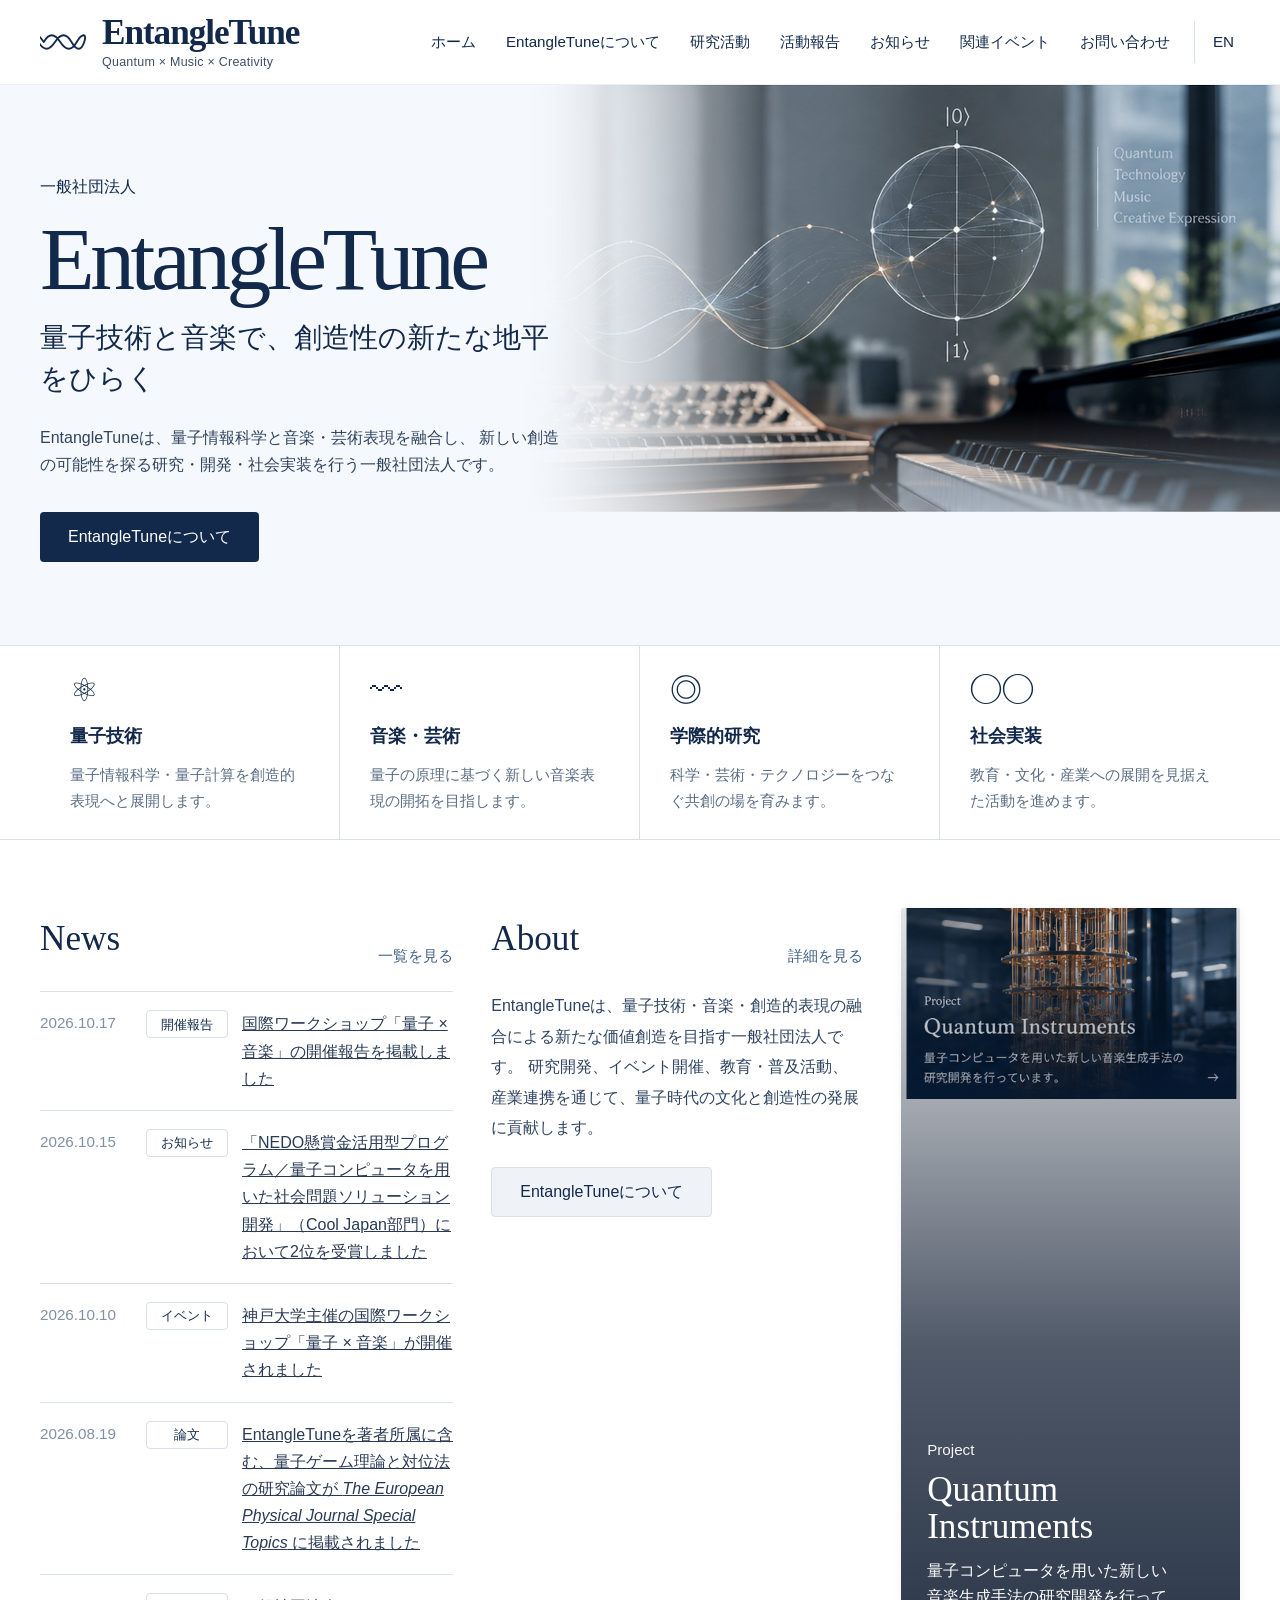
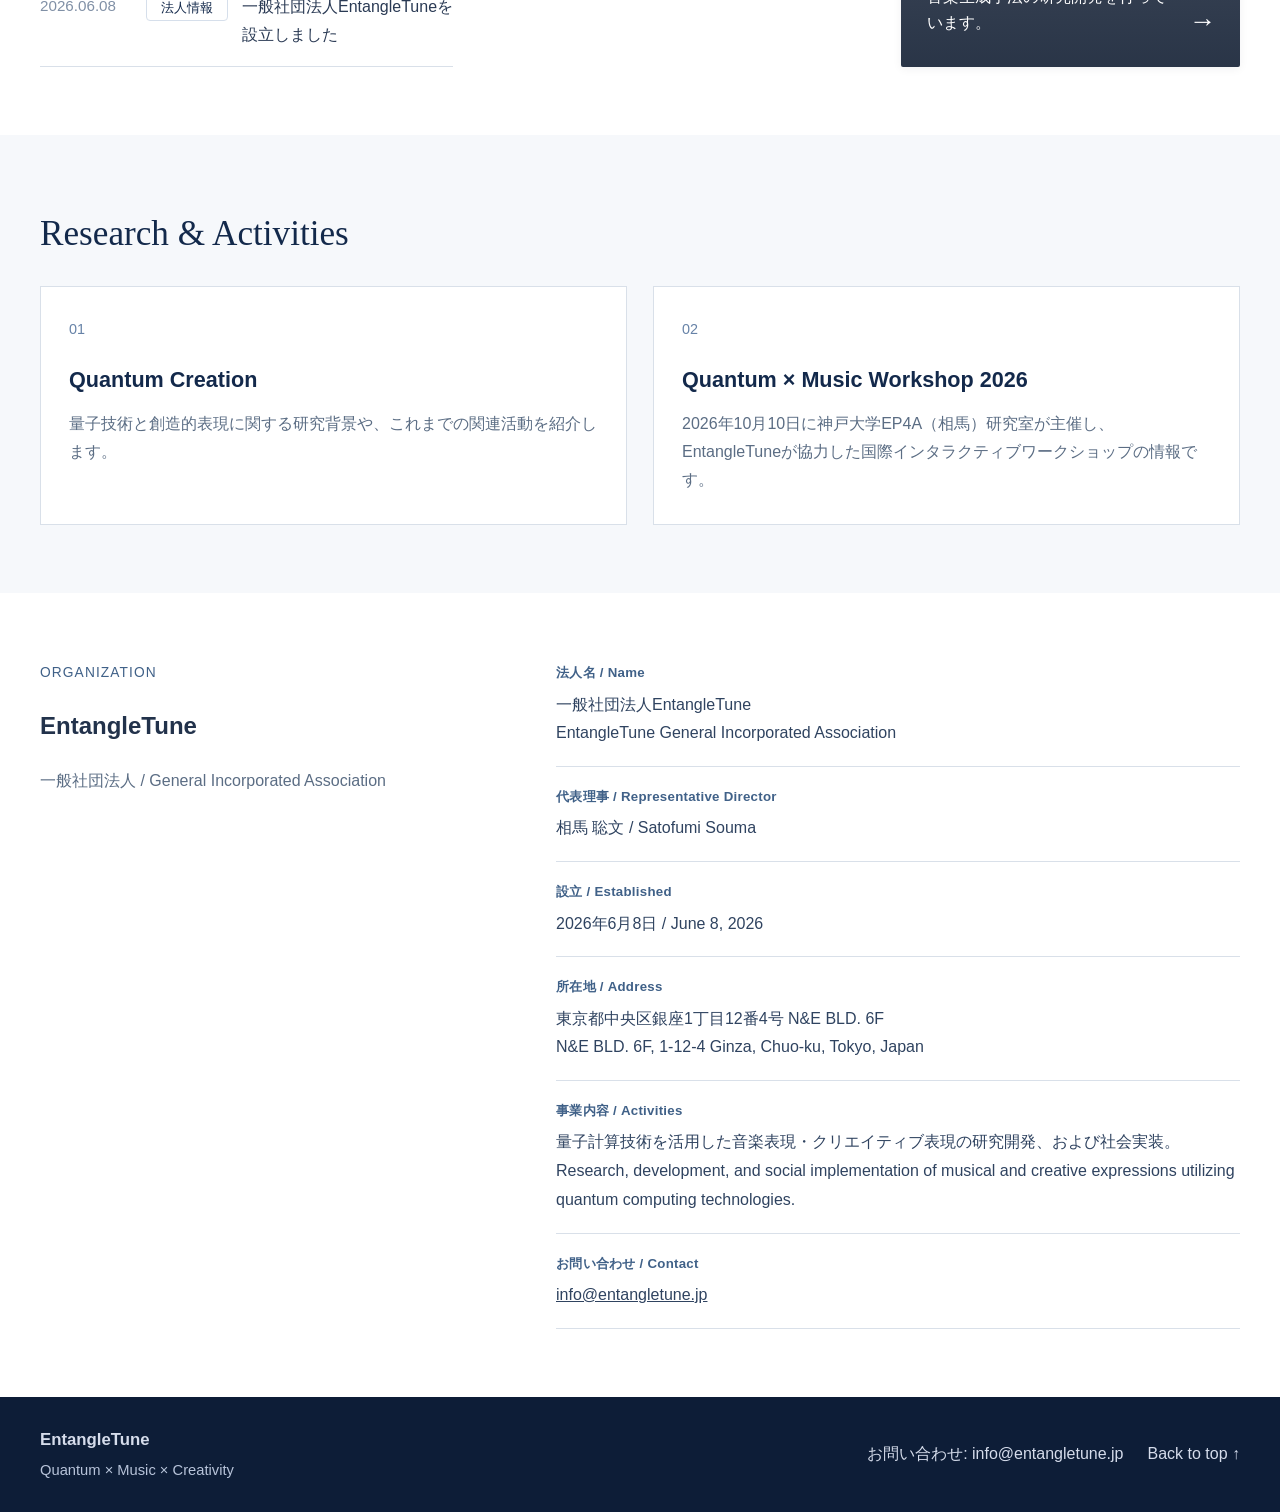
<file: index.html>
<!doctype html>
<html lang="ja">
<head>
  <meta charset="utf-8">
  <meta name="viewport" content="width=device-width, initial-scale=1">
  <meta name="description" content="EntangleTuneは、量子技術と音楽・創造的表現をつなぐ研究開発と社会実装を行う一般社団法人です。">
  <title>EntangleTune | Quantum × Music × Creativity</title>
  <link rel="stylesheet" href="styles.css">
  <link rel="alternate" hreflang="ja" href="https://www.entangletune.jp/">
  <link rel="alternate" hreflang="en" href="https://www.entangletune.jp/en/">
</head>
<body>
  <header class="site-header">
    <div class="container header-inner">
      <a class="brand" href="#home" aria-label="EntangleTune home">
        <span class="brand-mark" aria-hidden="true">
          <svg viewBox="0 0 64 40" role="img" aria-hidden="true">
            <path d="M5 20c7-12 14-12 22 0s15 12 22 0 14-12 10 0-10 12-17 0-14-12-22 0-15 12-22 0-1-12 7 0z" fill="none" stroke="currentColor" stroke-width="2.5" stroke-linecap="round" stroke-linejoin="round"/>
          </svg>
        </span>
        <span class="brand-text">
          <strong>EntangleTune</strong>
          <small>Quantum × Music × Creativity</small>
        </span>
      </a>
      <nav class="main-nav" aria-label="Main navigation">
        <a href="#home">ホーム</a>
        <a href="#about">EntangleTuneについて</a>
        <a href="#activities">研究活動</a>
        <a href="activities/">活動報告</a>
        <a href="#news">お知らせ</a>
        <a href="#events">関連イベント</a>
        <a href="#contact">お問い合わせ</a>
        <a href="en/" class="lang-link">EN</a>
      </nav>
    </div>
    <div class="nav-divider"></div>
  </header>

  <main id="home">
    <section class="hero">
      <div class="container hero-grid">
        <div class="hero-copy">
          <p class="eyebrow">一般社団法人</p>
          <h1>EntangleTune</h1>
          <p class="tagline">量子技術と音楽で、創造性の新たな地平をひらく</p>
          <p class="lead">
            EntangleTuneは、量子情報科学と音楽・芸術表現を融合し、
            新しい創造の可能性を探る研究・開発・社会実装を行う一般社団法人です。
          </p>
          <div class="hero-actions">
            <a class="primary-button" href="#about">EntangleTuneについて</a>
          </div>
        </div>
      </div>
    </section>

    <section class="pillars">
      <div class="container pillars-grid">
        <article class="pillar">
          <div class="icon">⚛</div>
          <h2>量子技術</h2>
          <p>量子情報科学・量子計算を創造的表現へと展開します。</p>
        </article>
        <article class="pillar">
          <div class="icon">〰</div>
          <h2>音楽・芸術</h2>
          <p>量子の原理に基づく新しい音楽表現の開拓を目指します。</p>
        </article>
        <article class="pillar">
          <div class="icon">◎</div>
          <h2>学際的研究</h2>
          <p>科学・芸術・テクノロジーをつなぐ共創の場を育みます。</p>
        </article>
        <article class="pillar">
          <div class="icon">◯◯</div>
          <h2>社会実装</h2>
          <p>教育・文化・産業への展開を見据えた活動を進めます。</p>
        </article>
      </div>
    </section>

    <section class="content-section" id="news">
      <div class="container two-column">
        <div class="news-block">
          <div class="section-heading with-link">
            <h2>News</h2>
            <a href="#">一覧を見る</a>
          </div>
          <ul class="news-list">
            <li>
              <span class="date">2026.10.17</span>
              <span class="label">開催報告</span>
              <span class="news-text"><a href="news/workshop-2026/">国際ワークショップ「量子 × 音楽」の開催報告を掲載しました</a></span>
            </li>
            <li>
              <span class="date">2026.10.15</span>
              <span class="label">お知らせ</span>
              <span class="news-text"><a href="https://www.nedo.go.jp/news/press/AA5_101974.html" target="_blank" rel="noopener noreferrer">「NEDO懸賞金活用型プログラム／量子コンピュータを用いた社会問題ソリューション開発」（Cool Japan部門）において2位を受賞しました</a></span>
            </li>
            <li>
              <span class="date">2026.10.10</span>
              <span class="label">イベント</span>
              <span class="news-text"><a href="https://www.research.kobe-u.ac.jp/eng-nanoelectronics/quantum_workshop_2026_Jpn.html" target="_blank" rel="noopener noreferrer">神戸大学主催の国際ワークショップ「量子 × 音楽」が開催されました</a></span>
            </li>
            <li>
              <span class="date">2026.08.19</span>
              <span class="label">論文</span>
              <span class="news-text"><a href="https://link.springer.com/article/10.1140/epjs/s11734-026-02577-4" target="_blank" rel="noopener noreferrer">EntangleTuneを著者所属に含む、量子ゲーム理論と対位法の研究論文が <em>The European Physical Journal Special Topics</em> に掲載されました</a></span>
            </li>
            <li>
              <span class="date">2026.06.08</span>
              <span class="label">法人情報</span>
              <span class="news-text">一般社団法人EntangleTuneを設立しました</span>
            </li>
          </ul>
        </div>

        <div class="about-block" id="about">
          <div class="section-heading with-link">
            <h2>About</h2>
            <a href="#organization">詳細を見る</a>
          </div>
          <p>
            EntangleTuneは、量子技術・音楽・創造的表現の融合による新たな価値創造を目指す一般社団法人です。
            研究開発、イベント開催、教育・普及活動、産業連携を通じて、量子時代の文化と創造性の発展に貢献します。
          </p>
          <a class="secondary-button" href="#organization">EntangleTuneについて</a>
        </div>

        <a class="project-card" href="#activities" aria-label="Project Quantum Instruments">
          <img src="assets/project-quantum-instruments.png" alt="量子実機をモチーフにしたQuantum Instrumentsのプロジェクトイメージ">
          <div class="project-overlay">
            <span class="project-kicker">Project</span>
            <h3>Quantum Instruments</h3>
            <p>量子コンピュータを用いた新しい音楽生成手法の研究開発を行っています。</p>
            <span class="project-arrow">→</span>
          </div>
        </a>
      </div>
    </section>

    <section class="content-section muted-section" id="activities">
      <div class="container">
        <div class="section-heading">
          <h2>Research & Activities</h2>
        </div>
        <div class="activity-grid">
          <a class="activity-card" href="https://www.quantum-creation.jp/" target="_blank" rel="noopener noreferrer">
            <span class="activity-number">01</span>
            <h3>Quantum Creation</h3>
            <p>量子技術と創造的表現に関する研究背景や、これまでの関連活動を紹介します。</p>
          </a>
          <a class="activity-card" href="https://www.research.kobe-u.ac.jp/eng-nanoelectronics/quantum_workshop_2026.html" target="_blank" rel="noopener noreferrer" id="events">
            <span class="activity-number">02</span>
            <h3>Quantum × Music Workshop 2026</h3>
            <p>2026年10月10日に神戸大学EP4A（相馬）研究室が主催し、EntangleTuneが協力した国際インタラクティブワークショップの情報です。</p>
          </a>
        </div>
      </div>
    </section>

    <section class="content-section" id="organization">
      <div class="container organization-grid">
        <div>
          <p class="eyebrow dark">Organization</p>
          <h2>EntangleTune</h2>
          <p class="org-type">一般社団法人 / General Incorporated Association</p>
        </div>
        <div class="details">
          <div>
            <span>法人名 / Name</span>
            <p>一般社団法人EntangleTune<br>EntangleTune General Incorporated Association</p>
          </div>
          <div>
            <span>代表理事 / Representative Director</span>
            <p>相馬 聡文 / Satofumi Souma</p>
          </div>
          <div>
            <span>設立 / Established</span>
            <p>2026年6月8日 / June 8, 2026</p>
          </div>
          <div>
            <span>所在地 / Address</span>
            <p>東京都中央区銀座1丁目12番4号 N&amp;E BLD. 6F<br>N&amp;E BLD. 6F, 1-12-4 Ginza, Chuo-ku, Tokyo, Japan</p>
          </div>
          <div>
            <span>事業内容 / Activities</span>
            <p>量子計算技術を活用した音楽表現・クリエイティブ表現の研究開発、および社会実装。<br>Research, development, and social implementation of musical and creative expressions utilizing quantum computing technologies.</p>
          </div>
          <div>
            <span>お問い合わせ / Contact</span>
            <p><a href="mailto:info@entangletune.jp">info@entangletune.jp</a></p>
          </div>
        </div>
      </div>
    </section>
  </main>

  <footer class="site-footer" id="contact">
    <div class="container footer-inner">
      <div>
        <strong>EntangleTune</strong>
        <p>Quantum × Music × Creativity</p>
      </div>
      <div class="footer-links">
        <a href="mailto:info@entangletune.jp">お問い合わせ: info@entangletune.jp</a>
        <a href="#home">Back to top ↑</a>
      </div>
    </div>
  </footer>
</body>
</html>
</file>
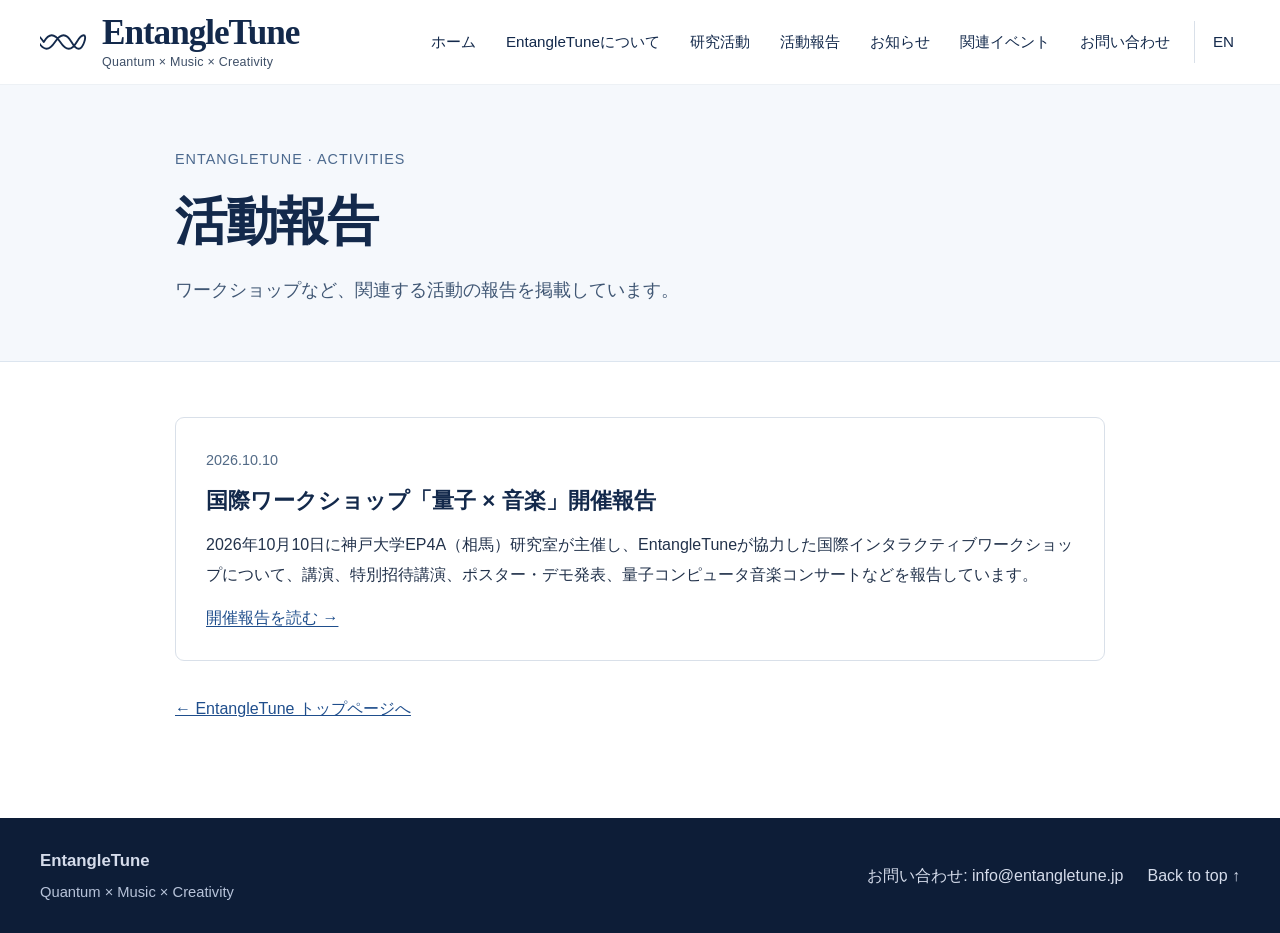
<file: activities/index.html>
<!doctype html>
<html lang="ja">
<head><meta charset="utf-8"><meta name="viewport" content="width=device-width, initial-scale=1">
<meta name="description" content="EntangleTuneに関連するワークショップ等の活動報告。">
<title>活動報告 | EntangleTune</title>
<link rel="stylesheet" href="../../styles.css">
<link rel="alternate" hreflang="ja" href="https://www.entangletune.jp/activities/">
<link rel="alternate" hreflang="en" href="https://www.entangletune.jp/en/activities/">
  <style>
    .report-hero{background:#f5f8fc;border-bottom:1px solid #dce5ef;padding:62px 0 54px}
    .report-wrap{max-width:930px;margin:0 auto}
    .report-kicker{color:#4c698e;font-size:.9rem;letter-spacing:.07em;margin:0 0 14px}
    .report-title{font-size:clamp(2rem,4.5vw,3.25rem);line-height:1.35;letter-spacing:-.025em;color:#13294b;font-family:inherit;font-weight:650;margin:0 0 18px}
    .report-sub{font-size:1.1rem;line-height:1.85;color:#405774;margin:0}
    .report-body{padding:55px 0 95px}
    .report-meta{display:grid;grid-template-columns:130px 1fr;gap:12px 20px;border-top:1px solid #d9e0e9;border-bottom:1px solid #d9e0e9;padding:24px 0;margin:0 0 52px}
    .report-meta dt{font-weight:700;color:#334e71}.report-meta dd{margin:0}
    .report-section{margin:0 0 49px}
    .report-section h2{color:#13294b;font-size:1.52rem;margin:0 0 18px;padding-bottom:12px;border-bottom:1px solid #d9e0e9}
    .report-section p{line-height:2.0;margin:0 0 17px;font-size:1.04rem}
    .report-actions{background:#f6f8fb;padding:27px 32px;border-left:3px solid #1f4e8c;margin-top:48px}
    .report-actions p{margin:0 0 8px}.report-actions p:last-child{margin-bottom:0}
    .report-actions a{color:#1f4e8c;text-decoration:underline;text-underline-offset:3px}
    .report-back{display:inline-block;margin-top:34px;color:#1f4e8c}
    @media(max-width:700px){.report-hero{padding:42px 0}.report-body{padding:36px 0 70px}.report-meta{grid-template-columns:1fr;gap:4px}.report-meta dd{margin-bottom:10px}.report-actions{padding:20px}}
  </style>
<style>
    .activities-list{display:grid;gap:18px;}
    .activities-entry{border:1px solid #d9e0e9;border-radius:9px;padding:28px 30px;background:#fff;}
    .activities-entry time{font-size:.9rem;color:#526a86;}
    .activities-entry h2{font-size:1.4rem;color:#13294b;margin:10px 0 12px;line-height:1.5;}
    .activities-entry p{line-height:1.9;margin:0 0 14px;}
    .activities-entry a{color:#1f4e8c;text-underline-offset:3px;}
  </style>
</head><body>
  <header class="site-header">
    <div class="container header-inner">
      <a class="brand" href="../" aria-label="EntangleTune home">
        <span class="brand-mark" aria-hidden="true">
          <svg viewBox="0 0 64 40" role="img" aria-hidden="true">
            <path d="M5 20c7-12 14-12 22 0s15 12 22 0 14-12 10 0-10 12-17 0-14-12-22 0-15 12-22 0-1-12 7 0z" fill="none" stroke="currentColor" stroke-width="2.5" stroke-linecap="round" stroke-linejoin="round"/>
          </svg>
        </span>
        <span class="brand-text">
          <strong>EntangleTune</strong>
          <small>Quantum × Music × Creativity</small>
        </span>
      </a>
      <nav class="main-nav" aria-label="Main navigation">
        <a href="../">ホーム</a>
        <a href="../#about">EntangleTuneについて</a>
        <a href="../#activities">研究活動</a>
        <a href="./">活動報告</a>
        <a href="../#news">お知らせ</a>
        <a href="../#events">関連イベント</a>
        <a href="../#contact">お問い合わせ</a>
        <a href="../en/activities/" class="lang-link">EN</a>
      </nav>
    </div>
    <div class="nav-divider"></div>
  </header>

<div class="report-hero"><div class="container"><div class="report-wrap">
<p class="report-kicker">ENTANGLETUNE · ACTIVITIES</p>
<h1 class="report-title">活動報告</h1>
<p class="report-sub">ワークショップなど、関連する活動の報告を掲載しています。</p>
</div></div></div>
<main class="report-body"><div class="container"><div class="report-wrap">
<div class="activities-list"><article class="activities-entry">
<time datetime="2026-10-10">2026.10.10</time>
<h2>国際ワークショップ「量子 × 音楽」開催報告</h2>
<p>2026年10月10日に神戸大学EP4A（相馬）研究室が主催し、EntangleTuneが協力した国際インタラクティブワークショップについて、講演、特別招待講演、ポスター・デモ発表、量子コンピュータ音楽コンサートなどを報告しています。</p>
<a href="../news/workshop-2026/">開催報告を読む →</a>
</article></div>
<a class="report-back" href="../">← EntangleTune トップページへ</a>
</div></div></main>
  <footer class="site-footer" id="contact">
    <div class="container footer-inner">
      <div>
        <strong>EntangleTune</strong>
        <p>Quantum × Music × Creativity</p>
      </div>
      <div class="footer-links">
        <a href="mailto:info@entangletune.jp">お問い合わせ: info@entangletune.jp</a>
        <a href="../">Back to top ↑</a>
      </div>
    </div>
  </footer></body></html>
</file>
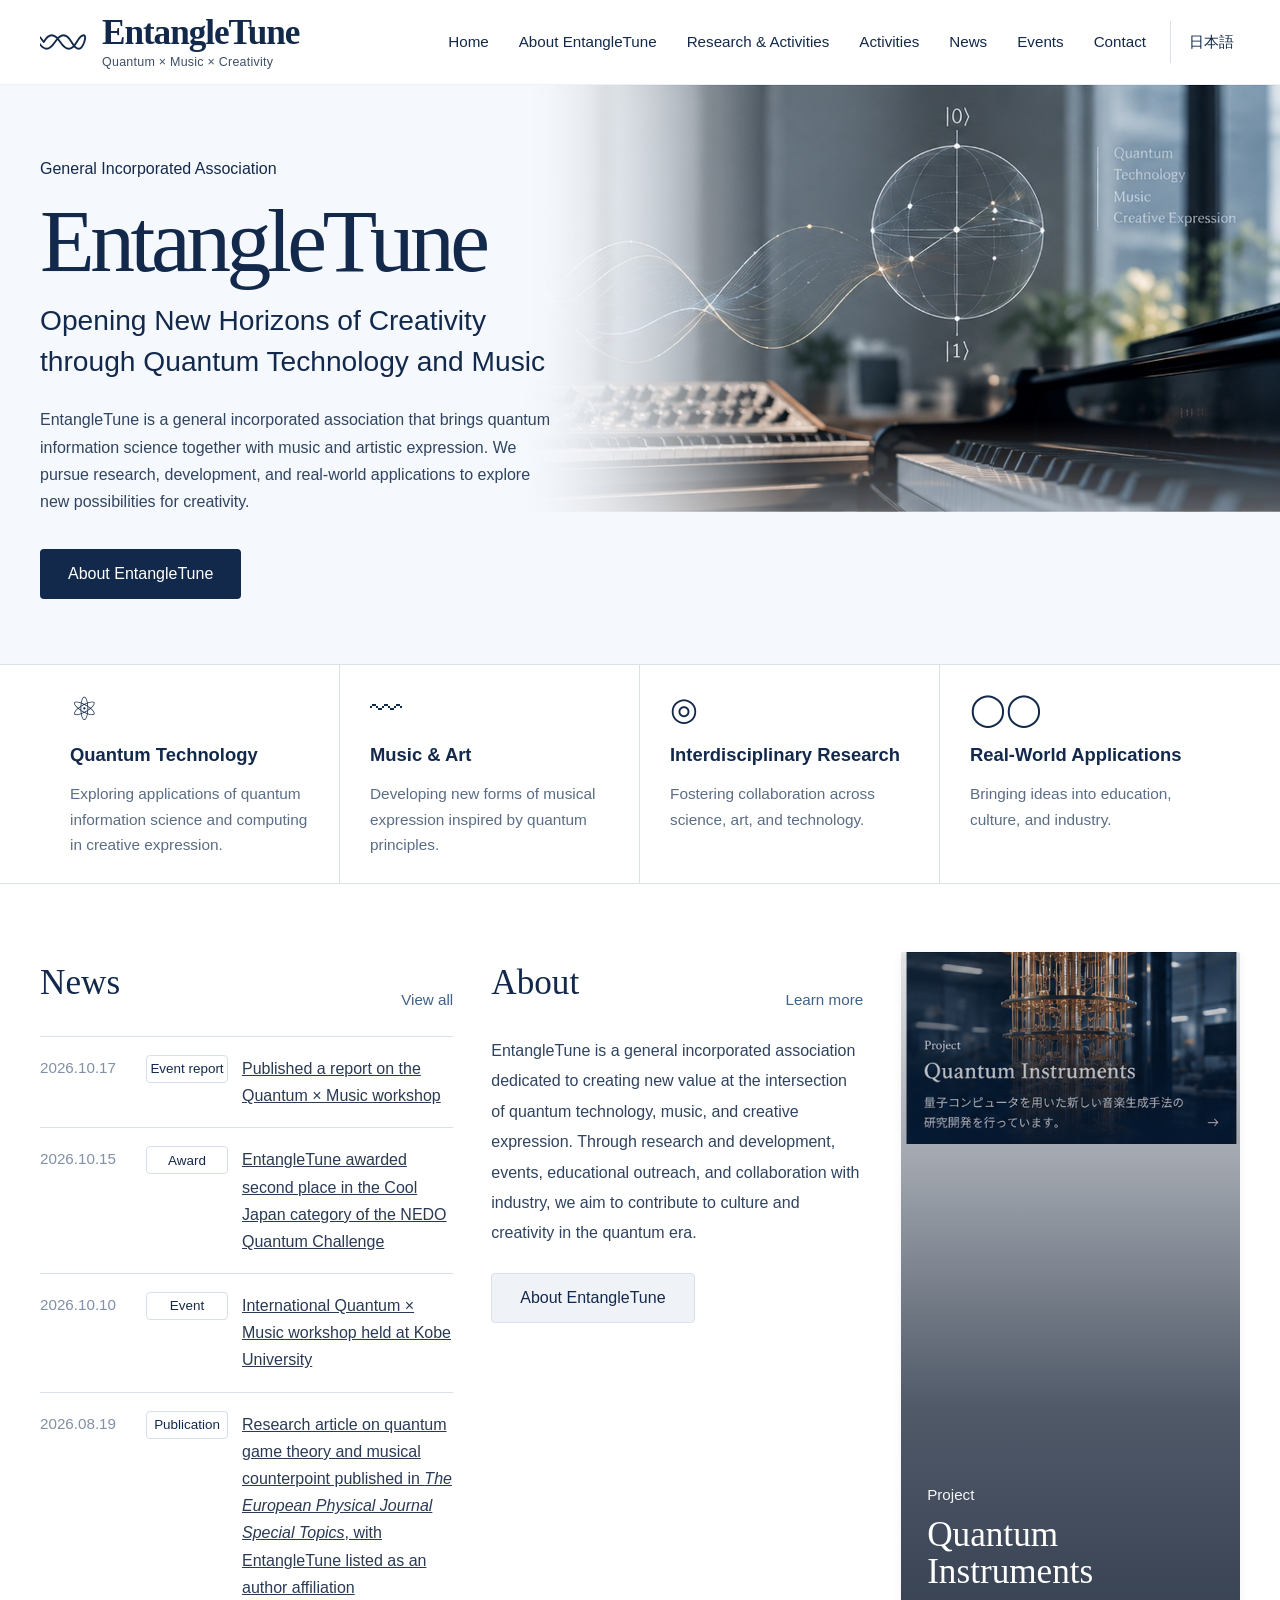
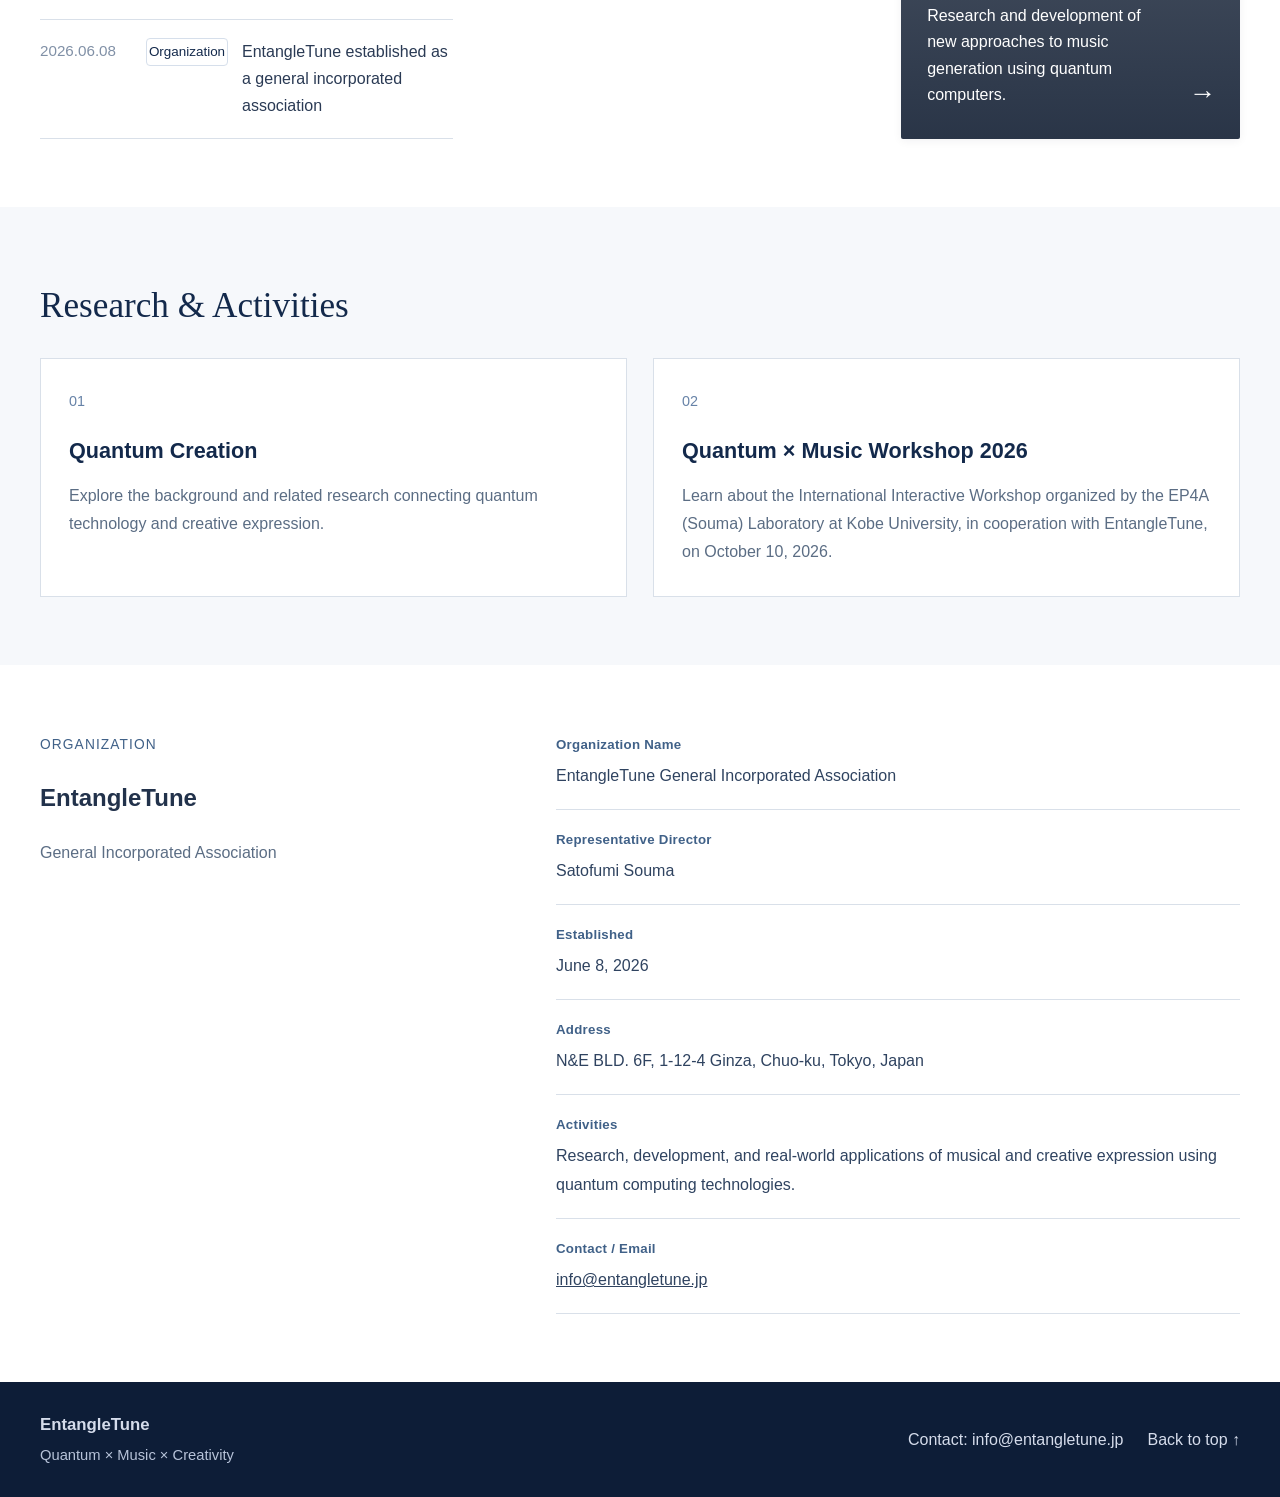
<file: en/index.html>
<!doctype html>
<html lang="en">
<head>
  <meta charset="utf-8">
  <meta name="viewport" content="width=device-width, initial-scale=1">
  <meta name="description" content="EntangleTune is a general incorporated association advancing research, development, and real-world applications at the intersection of quantum technology, music, and creative expression.">
  <title>EntangleTune | Quantum × Music × Creativity</title>
  <link rel="stylesheet" href="../styles.css">
  <link rel="alternate" hreflang="ja" href="https://www.entangletune.jp/">
  <link rel="alternate" hreflang="en" href="https://www.entangletune.jp/en/">
</head>
<body>
  <header class="site-header">
    <div class="container header-inner">
      <a class="brand" href="#home" aria-label="EntangleTune home">
        <span class="brand-mark" aria-hidden="true">
          <svg viewBox="0 0 64 40" role="img" aria-hidden="true">
            <path d="M5 20c7-12 14-12 22 0s15 12 22 0 14-12 10 0-10 12-17 0-14-12-22 0-15 12-22 0-1-12 7 0z" fill="none" stroke="currentColor" stroke-width="2.5" stroke-linecap="round" stroke-linejoin="round"/>
          </svg>
        </span>
        <span class="brand-text">
          <strong>EntangleTune</strong>
          <small>Quantum × Music × Creativity</small>
        </span>
      </a>
      <nav class="main-nav" aria-label="Main navigation">
        <a href="#home">Home</a>
        <a href="#about">About EntangleTune</a>
        <a href="#activities">Research & Activities</a>
        <a href="activities/">Activities</a>
        <a href="#news">News</a>
        <a href="#events">Events</a>
        <a href="#contact">Contact</a>
        <a href="../" class="lang-link">日本語</a>
      </nav>
    </div>
    <div class="nav-divider"></div>
  </header>

  <main id="home">
    <section class="hero">
      <div class="container hero-grid">
        <div class="hero-copy">
          <p class="eyebrow">General Incorporated Association</p>
          <h1>EntangleTune</h1>
          <p class="tagline">Opening New Horizons of Creativity through Quantum Technology and Music</p>
          <p class="lead">
            EntangleTune is a general incorporated association that brings quantum information science together with music and artistic expression. We pursue research, development, and real-world applications to explore new possibilities for creativity.
          </p>
          <div class="hero-actions">
            <a class="primary-button" href="#about">About EntangleTune</a>
          </div>
        </div>
      </div>
    </section>

    <section class="pillars">
      <div class="container pillars-grid">
        <article class="pillar">
          <div class="icon">⚛</div>
          <h2>Quantum Technology</h2>
          <p>Exploring applications of quantum information science and computing in creative expression.</p>
        </article>
        <article class="pillar">
          <div class="icon">〰</div>
          <h2>Music & Art</h2>
          <p>Developing new forms of musical expression inspired by quantum principles.</p>
        </article>
        <article class="pillar">
          <div class="icon">◎</div>
          <h2>Interdisciplinary Research</h2>
          <p>Fostering collaboration across science, art, and technology.</p>
        </article>
        <article class="pillar">
          <div class="icon">◯◯</div>
          <h2>Real-World Applications</h2>
          <p>Bringing ideas into education, culture, and industry.</p>
        </article>
      </div>
    </section>

    <section class="content-section" id="news">
      <div class="container two-column">
        <div class="news-block">
          <div class="section-heading with-link">
            <h2>News</h2>
            <a href="#">View all</a>
          </div>
          <ul class="news-list">
            <li>
              <span class="date">2026.10.17</span>
              <span class="label">Event report</span>
              <span class="news-text"><a href="news/workshop-2026/">Published a report on the Quantum × Music workshop</a></span>
            </li>
            <li>
              <span class="date">2026.10.15</span>
              <span class="label">Award</span>
              <span class="news-text"><a href="https://www.nedo.go.jp/news/press/AA5_101974.html" target="_blank" rel="noopener noreferrer">EntangleTune awarded second place in the Cool Japan category of the NEDO Quantum Challenge</a></span>
            </li>
            <li>
              <span class="date">2026.10.10</span>
              <span class="label">Event</span>
              <span class="news-text"><a href="https://www.research.kobe-u.ac.jp/eng-nanoelectronics/quantum_workshop_2026.html" target="_blank" rel="noopener noreferrer">International Quantum × Music workshop held at Kobe University</a></span>
            </li>
            <li>
              <span class="date">2026.08.19</span>
              <span class="label">Publication</span>
              <span class="news-text"><a href="https://link.springer.com/article/10.1140/epjs/s11734-026-02577-4" target="_blank" rel="noopener noreferrer">Research article on quantum game theory and musical counterpoint published in <em>The European Physical Journal Special Topics</em>, with EntangleTune listed as an author affiliation</a></span>
            </li>
            <li>
              <span class="date">2026.06.08</span>
              <span class="label">Organization</span>
              <span class="news-text">EntangleTune established as a general incorporated association</span>
            </li>
          </ul>
        </div>

        <div class="about-block" id="about">
          <div class="section-heading with-link">
            <h2>About</h2>
            <a href="#organization">Learn more</a>
          </div>
          <p>
            EntangleTune is a general incorporated association dedicated to creating new value at the intersection of quantum technology, music, and creative expression. Through research and development, events, educational outreach, and collaboration with industry, we aim to contribute to culture and creativity in the quantum era.
          </p>
          <a class="secondary-button" href="#organization">About EntangleTune</a>
        </div>

        <a class="project-card" href="#activities" aria-label="Project Quantum Instruments">
          <img src="../assets/project-quantum-instruments.png" alt="Concept image for Quantum Instruments featuring quantum computing hardware">
          <div class="project-overlay">
            <span class="project-kicker">Project</span>
            <h3>Quantum Instruments</h3>
            <p>Research and development of new approaches to music generation using quantum computers.</p>
            <span class="project-arrow">→</span>
          </div>
        </a>
      </div>
    </section>

    <section class="content-section muted-section" id="activities">
      <div class="container">
        <div class="section-heading">
          <h2>Research & Activities</h2>
        </div>
        <div class="activity-grid">
          <a class="activity-card" href="https://www.quantum-creation.jp/" target="_blank" rel="noopener noreferrer">
            <span class="activity-number">01</span>
            <h3>Quantum Creation</h3>
            <p>Explore the background and related research connecting quantum technology and creative expression.</p>
          </a>
          <a class="activity-card" href="https://www.research.kobe-u.ac.jp/eng-nanoelectronics/quantum_workshop_2026.html" target="_blank" rel="noopener noreferrer" id="events">
            <span class="activity-number">02</span>
            <h3>Quantum × Music Workshop 2026</h3>
            <p>Learn about the International Interactive Workshop organized by the EP4A (Souma) Laboratory at Kobe University, in cooperation with EntangleTune, on October 10, 2026.</p>
          </a>
        </div>
      </div>
    </section>

    <section class="content-section" id="organization">
      <div class="container organization-grid">
        <div>
          <p class="eyebrow dark">Organization</p>
          <h2>EntangleTune</h2>
          <p class="org-type">General Incorporated Association</p>
        </div>
        <div class="details">
          <div>
            <span>Organization Name</span>
            <p>EntangleTune General Incorporated Association</p>
          </div>
          <div>
            <span>Representative Director</span>
            <p>Satofumi Souma</p>
          </div>
          <div>
            <span>Established</span>
            <p>June 8, 2026</p>
          </div>
          <div>
            <span>Address</span>
            <p>N&amp;E BLD. 6F, 1-12-4 Ginza, Chuo-ku, Tokyo, Japan</p>
          </div>
          <div>
            <span>Activities</span>
            <p>Research, development, and real-world applications of musical and creative expression using quantum computing technologies.</p>
          </div>
          <div>
            <span>Contact / Email</span>
            <p><a href="mailto:info@entangletune.jp">info@entangletune.jp</a></p>
          </div>
        </div>
      </div>
    </section>
  </main>

  <footer class="site-footer" id="contact">
    <div class="container footer-inner">
      <div>
        <strong>EntangleTune</strong>
        <p>Quantum × Music × Creativity</p>
      </div>
      <div class="footer-links">
        <a href="mailto:info@entangletune.jp">Contact: info@entangletune.jp</a>
        <a href="#home">Back to top ↑</a>
      </div>
    </div>
  </footer>
</body>
</html>
</file>
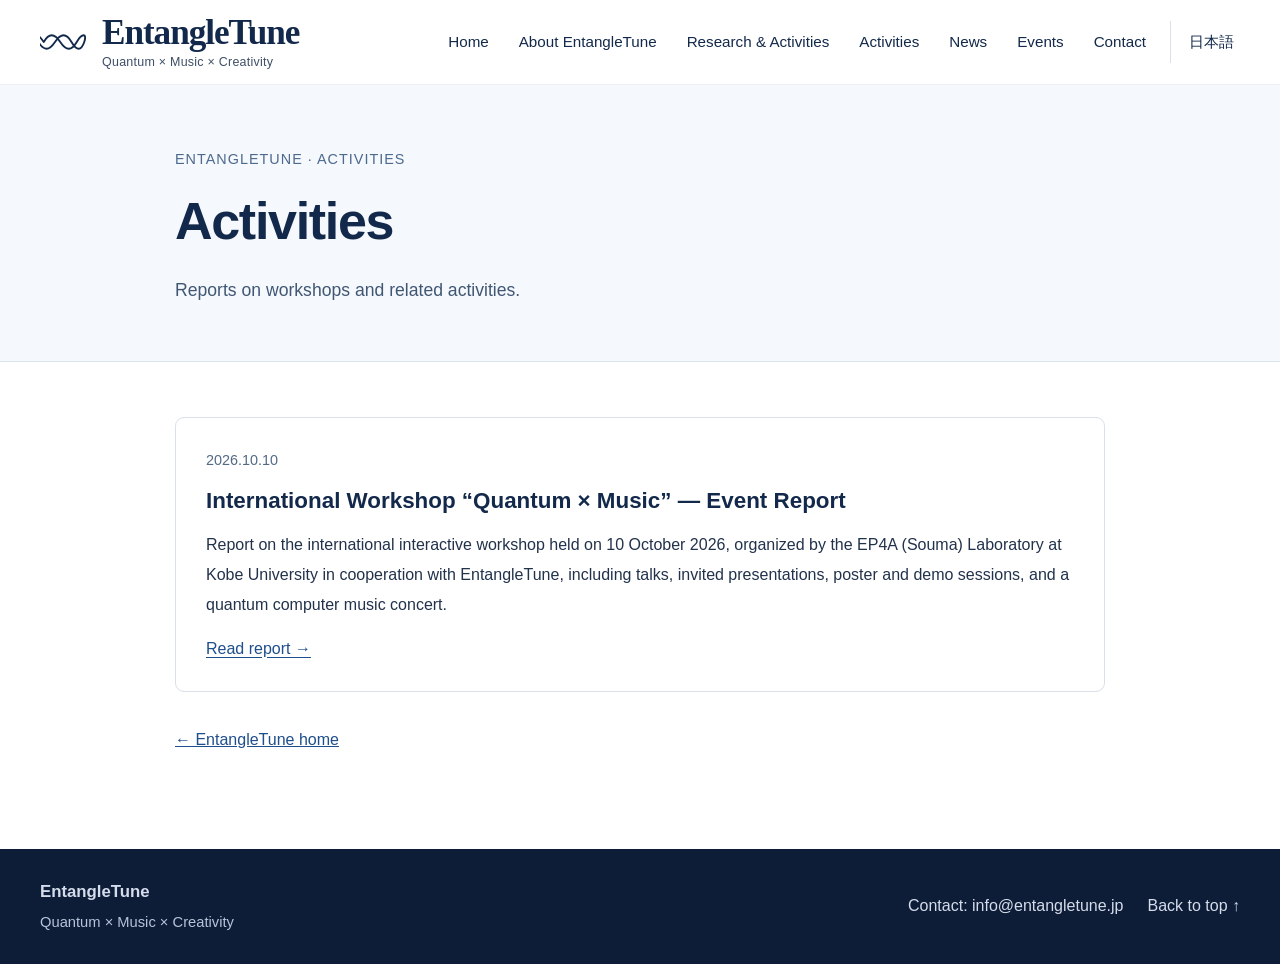
<file: en/activities/index.html>
<!doctype html>
<html lang="en">
<head><meta charset="utf-8"><meta name="viewport" content="width=device-width, initial-scale=1">
<meta name="description" content="Reports on EntangleTune-related workshops and activities.">
<title>Activities | EntangleTune</title>
<link rel="stylesheet" href="../../styles.css">
<link rel="alternate" hreflang="ja" href="https://www.entangletune.jp/activities/">
<link rel="alternate" hreflang="en" href="https://www.entangletune.jp/en/activities/">
  <style>
    .report-hero{background:#f5f8fc;border-bottom:1px solid #dce5ef;padding:62px 0 54px}
    .report-wrap{max-width:930px;margin:0 auto}
    .report-kicker{color:#4c698e;font-size:.9rem;letter-spacing:.07em;margin:0 0 14px}
    .report-title{font-size:clamp(2rem,4.5vw,3.25rem);line-height:1.35;letter-spacing:-.025em;color:#13294b;font-family:inherit;font-weight:650;margin:0 0 18px}
    .report-sub{font-size:1.1rem;line-height:1.85;color:#405774;margin:0}
    .report-body{padding:55px 0 95px}
    .report-meta{display:grid;grid-template-columns:130px 1fr;gap:12px 20px;border-top:1px solid #d9e0e9;border-bottom:1px solid #d9e0e9;padding:24px 0;margin:0 0 52px}
    .report-meta dt{font-weight:700;color:#334e71}.report-meta dd{margin:0}
    .report-section{margin:0 0 49px}
    .report-section h2{color:#13294b;font-size:1.52rem;margin:0 0 18px;padding-bottom:12px;border-bottom:1px solid #d9e0e9}
    .report-section p{line-height:2.0;margin:0 0 17px;font-size:1.04rem}
    .report-actions{background:#f6f8fb;padding:27px 32px;border-left:3px solid #1f4e8c;margin-top:48px}
    .report-actions p{margin:0 0 8px}.report-actions p:last-child{margin-bottom:0}
    .report-actions a{color:#1f4e8c;text-decoration:underline;text-underline-offset:3px}
    .report-back{display:inline-block;margin-top:34px;color:#1f4e8c}
    @media(max-width:700px){.report-hero{padding:42px 0}.report-body{padding:36px 0 70px}.report-meta{grid-template-columns:1fr;gap:4px}.report-meta dd{margin-bottom:10px}.report-actions{padding:20px}}
  </style>
<style>
    .activities-list{display:grid;gap:18px;}
    .activities-entry{border:1px solid #d9e0e9;border-radius:9px;padding:28px 30px;background:#fff;}
    .activities-entry time{font-size:.9rem;color:#526a86;}
    .activities-entry h2{font-size:1.4rem;color:#13294b;margin:10px 0 12px;line-height:1.5;}
    .activities-entry p{line-height:1.9;margin:0 0 14px;}
    .activities-entry a{color:#1f4e8c;text-underline-offset:3px;}
  </style>
</head><body>
  <header class="site-header">
    <div class="container header-inner">
      <a class="brand" href="../" aria-label="EntangleTune home">
        <span class="brand-mark" aria-hidden="true">
          <svg viewBox="0 0 64 40" role="img" aria-hidden="true">
            <path d="M5 20c7-12 14-12 22 0s15 12 22 0 14-12 10 0-10 12-17 0-14-12-22 0-15 12-22 0-1-12 7 0z" fill="none" stroke="currentColor" stroke-width="2.5" stroke-linecap="round" stroke-linejoin="round"/>
          </svg>
        </span>
        <span class="brand-text">
          <strong>EntangleTune</strong>
          <small>Quantum × Music × Creativity</small>
        </span>
      </a>
      <nav class="main-nav" aria-label="Main navigation">
        <a href="../">Home</a>
        <a href="../#about">About EntangleTune</a>
        <a href="../#activities">Research & Activities</a>
        <a href="./">Activities</a>
        <a href="../#news">News</a>
        <a href="../#events">Events</a>
        <a href="../#contact">Contact</a>
        <a href="../../activities/" class="lang-link">日本語</a>
      </nav>
    </div>
    <div class="nav-divider"></div>
  </header>

<div class="report-hero"><div class="container"><div class="report-wrap">
<p class="report-kicker">ENTANGLETUNE · ACTIVITIES</p>
<h1 class="report-title">Activities</h1>
<p class="report-sub">Reports on workshops and related activities.</p>
</div></div></div>
<main class="report-body"><div class="container"><div class="report-wrap">
<div class="activities-list"><article class="activities-entry">
<time datetime="2026-10-10">2026.10.10</time>
<h2>International Workshop “Quantum × Music” — Event Report</h2>
<p>Report on the international interactive workshop held on 10 October 2026, organized by the EP4A (Souma) Laboratory at Kobe University in cooperation with EntangleTune, including talks, invited presentations, poster and demo sessions, and a quantum computer music concert.</p>
<a href="../news/workshop-2026/">Read report →</a>
</article></div>
<a class="report-back" href="../">← EntangleTune home</a>
</div></div></main>
  <footer class="site-footer" id="contact">
    <div class="container footer-inner">
      <div>
        <strong>EntangleTune</strong>
        <p>Quantum × Music × Creativity</p>
      </div>
      <div class="footer-links">
        <a href="mailto:info@entangletune.jp">Contact: info@entangletune.jp</a>
        <a href="../">Back to top ↑</a>
      </div>
    </div>
  </footer></body></html>
</file>
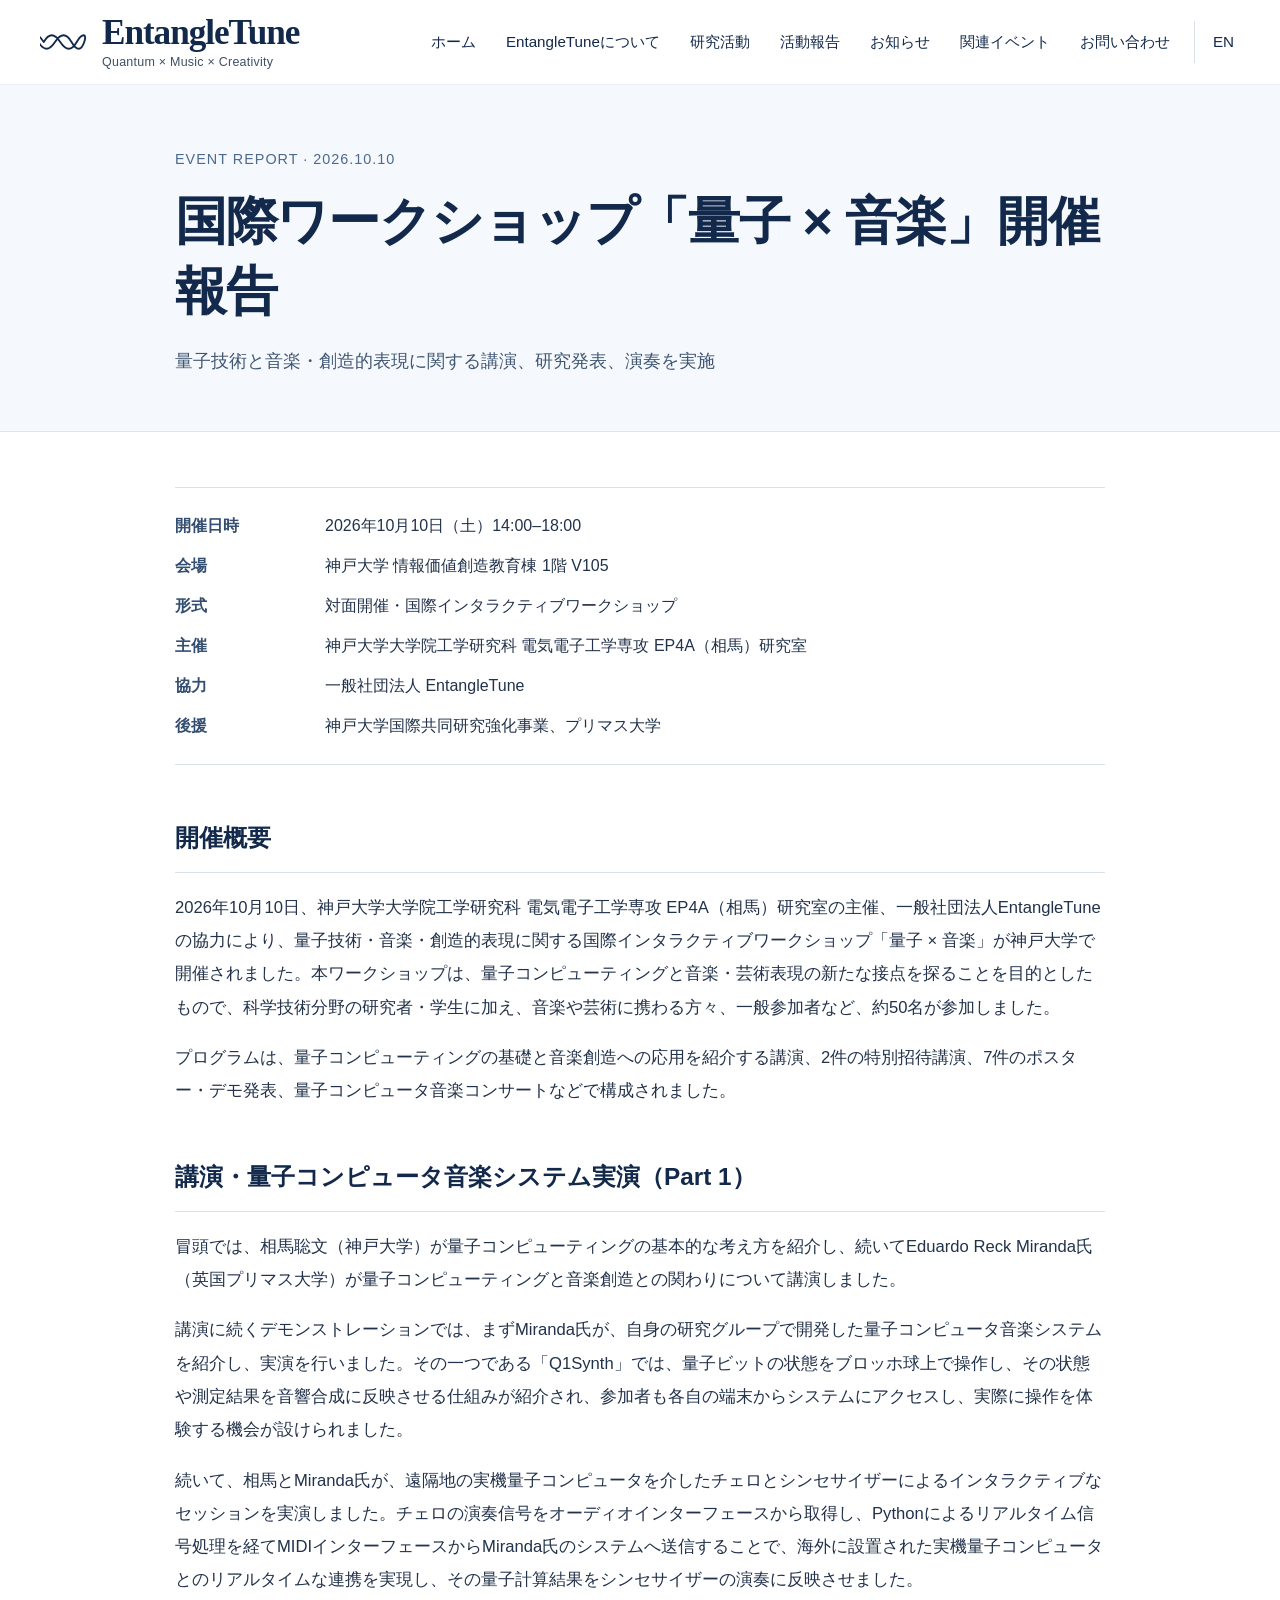
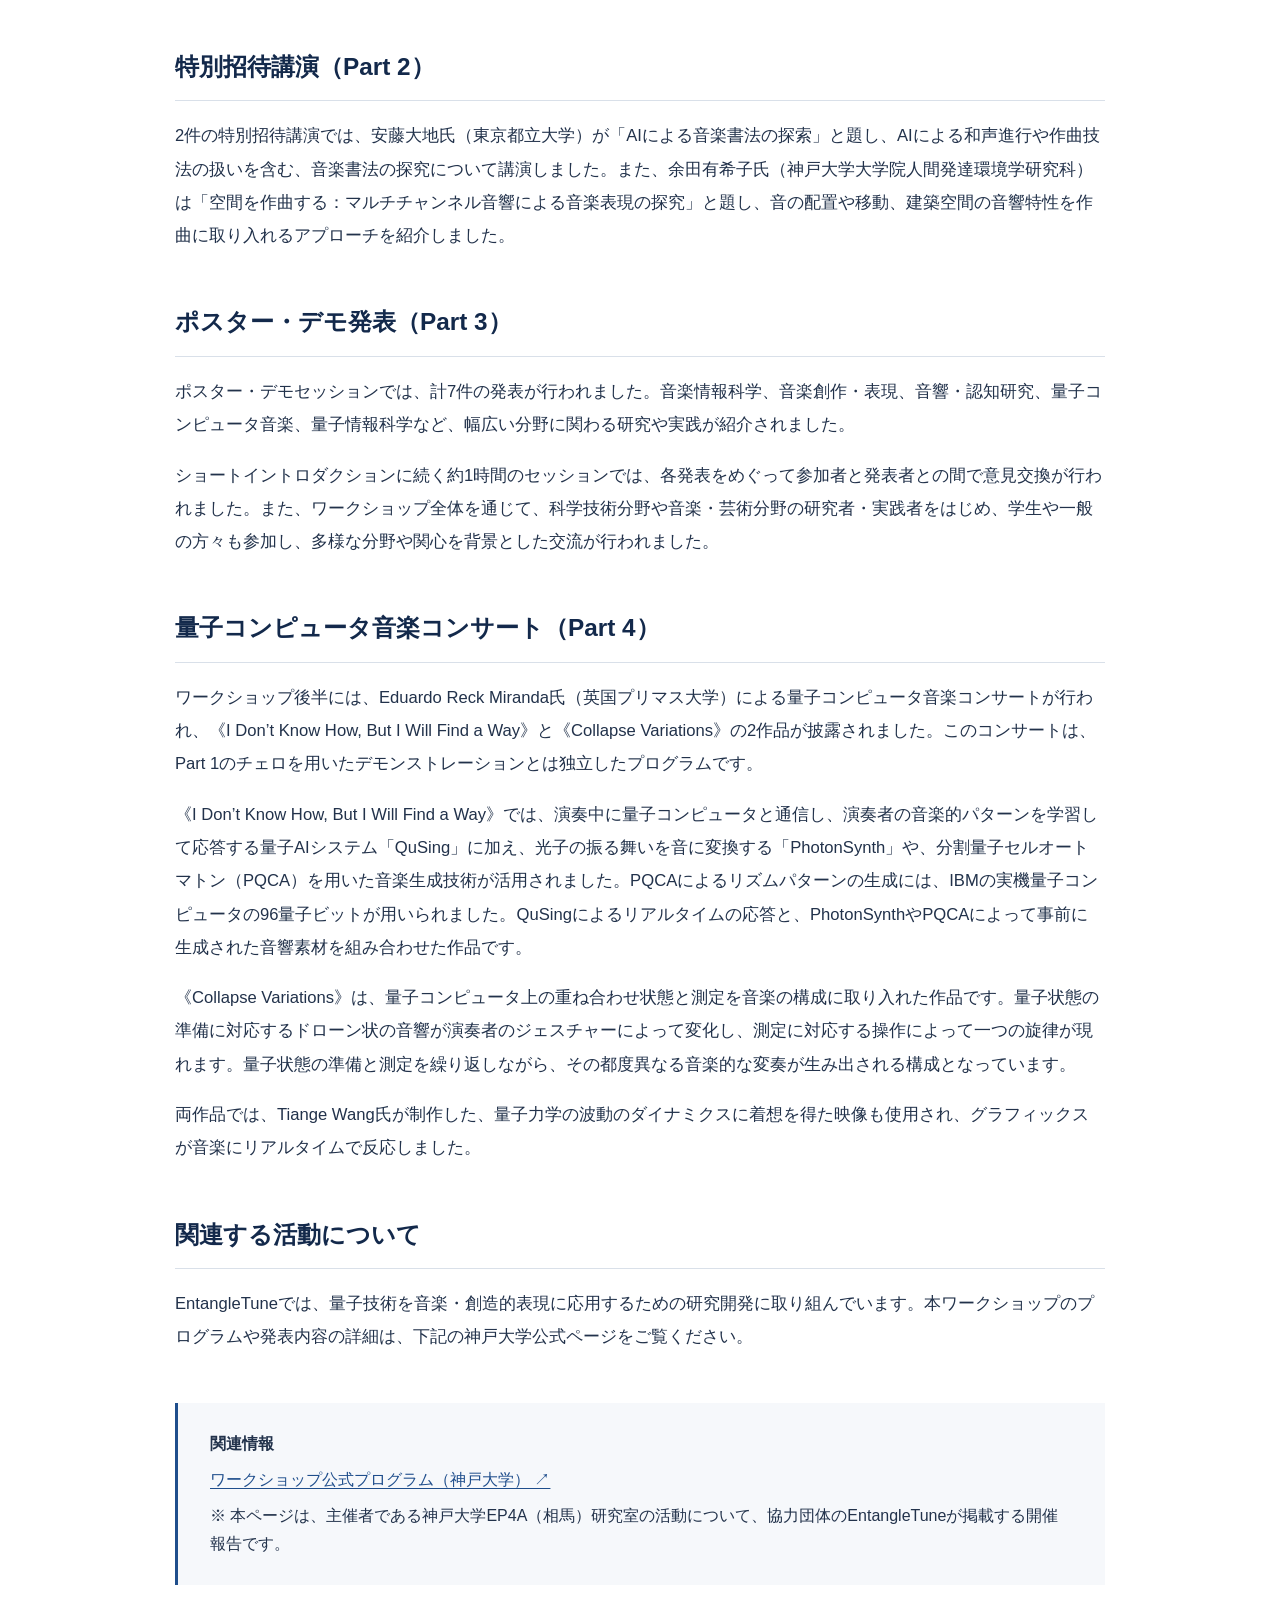
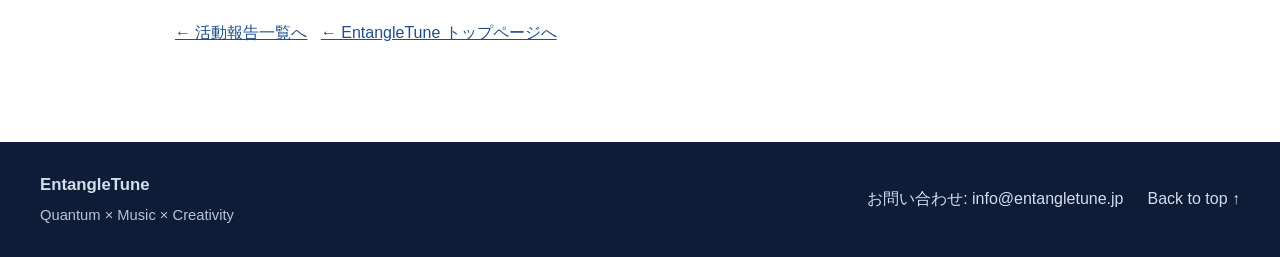
<file: news/workshop-2026/index.html>
<!doctype html><html lang="ja"><head><meta charset="utf-8"><meta name="viewport" content="width=device-width,initial-scale=1"><meta name="description" content="2026年10月10日に神戸大学で開催された国際ワークショップ「量子 × 音楽」の開催報告。講演、ポスター、実機量子コンピュータを介した演奏を紹介します。"><title>国際ワークショップ「量子 × 音楽」開催報告 | EntangleTune</title><link rel="stylesheet" href="../../styles.css"><link rel="alternate" hreflang="ja" href="https://www.entangletune.jp/news/workshop-2026/"><link rel="alternate" hreflang="en" href="https://www.entangletune.jp/en/news/workshop-2026/">
  <style>
    .report-hero{background:#f5f8fc;border-bottom:1px solid #dce5ef;padding:62px 0 54px}
    .report-wrap{max-width:930px;margin:0 auto}
    .report-kicker{color:#4c698e;font-size:.9rem;letter-spacing:.07em;margin:0 0 14px}
    .report-title{font-size:clamp(2rem,4.5vw,3.25rem);line-height:1.35;letter-spacing:-.025em;color:#13294b;font-family:inherit;font-weight:650;margin:0 0 18px}
    .report-sub{font-size:1.1rem;line-height:1.85;color:#405774;margin:0}
    .report-body{padding:55px 0 95px}
    .report-meta{display:grid;grid-template-columns:130px 1fr;gap:12px 20px;border-top:1px solid #d9e0e9;border-bottom:1px solid #d9e0e9;padding:24px 0;margin:0 0 52px}
    .report-meta dt{font-weight:700;color:#334e71}.report-meta dd{margin:0}
    .report-section{margin:0 0 49px}
    .report-section h2{color:#13294b;font-size:1.52rem;margin:0 0 18px;padding-bottom:12px;border-bottom:1px solid #d9e0e9}
    .report-section p{line-height:2.0;margin:0 0 17px;font-size:1.04rem}
    .report-actions{background:#f6f8fb;padding:27px 32px;border-left:3px solid #1f4e8c;margin-top:48px}
    .report-actions p{margin:0 0 8px}.report-actions p:last-child{margin-bottom:0}
    .report-actions a{color:#1f4e8c;text-decoration:underline;text-underline-offset:3px}
    .report-back{display:inline-block;margin-top:34px;color:#1f4e8c}
    @media(max-width:700px){.report-hero{padding:42px 0}.report-body{padding:36px 0 70px}.report-meta{grid-template-columns:1fr;gap:4px}.report-meta dd{margin-bottom:10px}.report-actions{padding:20px}}
  </style>
<!-- ChatGPT GitHub write-access test: no visible page changes. -->
</head><body>  <header class="site-header">
    <div class="container header-inner">
      <a class="brand" href="../../" aria-label="EntangleTune home">
        <span class="brand-mark" aria-hidden="true">
          <svg viewBox="0 0 64 40" role="img" aria-hidden="true">
            <path d="M5 20c7-12 14-12 22 0s15 12 22 0 14-12 10 0-10 12-17 0-14-12-22 0-15 12-22 0-1-12 7 0z" fill="none" stroke="currentColor" stroke-width="2.5" stroke-linecap="round" stroke-linejoin="round"/>
          </svg>
        </span>
        <span class="brand-text">
          <strong>EntangleTune</strong>
          <small>Quantum × Music × Creativity</small>
        </span>
      </a>
      <nav class="main-nav" aria-label="Main navigation">
        <a href="../../">ホーム</a>
        <a href="../../#about">EntangleTuneについて</a>
        <a href="../../#activities">研究活動</a>
        <a href="../../activities/">活動報告</a>
        <a href="../../#news">お知らせ</a>
        <a href="../../#events">関連イベント</a>
        <a href="../../#contact">お問い合わせ</a>
        <a href="../../en/news/workshop-2026/" class="lang-link">EN</a>
      </nav>
    </div>
    <div class="nav-divider"></div>
  </header>
  <div class="report-hero"><div class="container"><div class="report-wrap">
    <p class="report-kicker">EVENT REPORT · 2026.10.10</p>
    <h1 class="report-title">国際ワークショップ「量子 × 音楽」開催報告</h1>
    <p class="report-sub">量子技術と音楽・創造的表現に関する講演、研究発表、演奏を実施</p>
  </div></div></div>
  <main class="report-body"><div class="container"><div class="report-wrap">
    <dl class="report-meta">
      <dt>開催日時</dt><dd>2026年10月10日（土）14:00–18:00</dd>
      <dt>会場</dt><dd>神戸大学 情報価値創造教育棟 1階 V105</dd>
      <dt>形式</dt><dd>対面開催・国際インタラクティブワークショップ</dd>
      <dt>主催</dt><dd>神戸大学大学院工学研究科 電気電子工学専攻 EP4A（相馬）研究室</dd>
      <dt>協力</dt><dd>一般社団法人 EntangleTune</dd>
      <dt>後援</dt><dd>神戸大学国際共同研究強化事業、プリマス大学</dd>
    </dl>
    <section class="report-section">
      <h2>開催概要</h2>
      <p>2026年10月10日、神戸大学大学院工学研究科 電気電子工学専攻 EP4A（相馬）研究室の主催、一般社団法人EntangleTuneの協力により、量子技術・音楽・創造的表現に関する国際インタラクティブワークショップ「量子 × 音楽」が神戸大学で開催されました。本ワークショップは、量子コンピューティングと音楽・芸術表現の新たな接点を探ることを目的としたもので、科学技術分野の研究者・学生に加え、音楽や芸術に携わる方々、一般参加者など、約50名が参加しました。</p>
      <p>プログラムは、量子コンピューティングの基礎と音楽創造への応用を紹介する講演、2件の特別招待講演、7件のポスター・デモ発表、量子コンピュータ音楽コンサートなどで構成されました。</p>
    </section>
<section class="report-section">
<h2>講演・量子コンピュータ音楽システム実演（Part 1）</h2>
<p>冒頭では、相馬聡文（神戸大学）が量子コンピューティングの基本的な考え方を紹介し、続いてEduardo Reck Miranda氏（英国プリマス大学）が量子コンピューティングと音楽創造との関わりについて講演しました。</p>
<p>講演に続くデモンストレーションでは、まずMiranda氏が、自身の研究グループで開発した量子コンピュータ音楽システムを紹介し、実演を行いました。その一つである「Q1Synth」では、量子ビットの状態をブロッホ球上で操作し、その状態や測定結果を音響合成に反映させる仕組みが紹介され、参加者も各自の端末からシステムにアクセスし、実際に操作を体験する機会が設けられました。</p>
<p>続いて、相馬とMiranda氏が、遠隔地の実機量子コンピュータを介したチェロとシンセサイザーによるインタラクティブなセッションを実演しました。チェロの演奏信号をオーディオインターフェースから取得し、Pythonによるリアルタイム信号処理を経てMIDIインターフェースからMiranda氏のシステムへ送信することで、海外に設置された実機量子コンピュータとのリアルタイムな連携を実現し、その量子計算結果をシンセサイザーの演奏に反映させました。</p>
</section>
<section class="report-section">
<h2>特別招待講演（Part 2）</h2>
<p>2件の特別招待講演では、安藤大地氏（東京都立大学）が「AIによる音楽書法の探索」と題し、AIによる和声進行や作曲技法の扱いを含む、音楽書法の探究について講演しました。また、余田有希子氏（神戸大学大学院人間発達環境学研究科）は「空間を作曲する：マルチチャンネル音響による音楽表現の探究」と題し、音の配置や移動、建築空間の音響特性を作曲に取り入れるアプローチを紹介しました。</p>
</section>
<section class="report-section">
<h2>ポスター・デモ発表（Part 3）</h2>
<p>ポスター・デモセッションでは、計7件の発表が行われました。音楽情報科学、音楽創作・表現、音響・認知研究、量子コンピュータ音楽、量子情報科学など、幅広い分野に関わる研究や実践が紹介されました。</p>
<p>ショートイントロダクションに続く約1時間のセッションでは、各発表をめぐって参加者と発表者との間で意見交換が行われました。また、ワークショップ全体を通じて、科学技術分野や音楽・芸術分野の研究者・実践者をはじめ、学生や一般の方々も参加し、多様な分野や関心を背景とした交流が行われました。</p>
</section>
<section class="report-section">
<h2>量子コンピュータ音楽コンサート（Part 4）</h2>
<p>ワークショップ後半には、Eduardo Reck Miranda氏（英国プリマス大学）による量子コンピュータ音楽コンサートが行われ、《I Don’t Know How, But I Will Find a Way》と《Collapse Variations》の2作品が披露されました。このコンサートは、Part 1のチェロを用いたデモンストレーションとは独立したプログラムです。</p>
<p>《I Don’t Know How, But I Will Find a Way》では、演奏中に量子コンピュータと通信し、演奏者の音楽的パターンを学習して応答する量子AIシステム「QuSing」に加え、光子の振る舞いを音に変換する「PhotonSynth」や、分割量子セルオートマトン（PQCA）を用いた音楽生成技術が活用されました。PQCAによるリズムパターンの生成には、IBMの実機量子コンピュータの96量子ビットが用いられました。QuSingによるリアルタイムの応答と、PhotonSynthやPQCAによって事前に生成された音響素材を組み合わせた作品です。</p>
<p>《Collapse Variations》は、量子コンピュータ上の重ね合わせ状態と測定を音楽の構成に取り入れた作品です。量子状態の準備に対応するドローン状の音響が演奏者のジェスチャーによって変化し、測定に対応する操作によって一つの旋律が現れます。量子状態の準備と測定を繰り返しながら、その都度異なる音楽的な変奏が生み出される構成となっています。</p>
<p>両作品では、Tiange Wang氏が制作した、量子力学の波動のダイナミクスに着想を得た映像も使用され、グラフィックスが音楽にリアルタイムで反応しました。</p>
</section>
    <section class="report-section">
      <h2>関連する活動について</h2>
      <p>EntangleTuneでは、量子技術を音楽・創造的表現に応用するための研究開発に取り組んでいます。本ワークショップのプログラムや発表内容の詳細は、下記の神戸大学公式ページをご覧ください。</p>
    </section>
    <aside class="report-actions"><p><strong>関連情報</strong></p>
      <p><a href="https://www.research.kobe-u.ac.jp/eng-nanoelectronics/quantum_workshop_2026_Jpn.html" target="_blank" rel="noopener noreferrer">ワークショップ公式プログラム（神戸大学） ↗</a></p>
      <p>※ 本ページは、主催者である神戸大学EP4A（相馬）研究室の活動について、協力団体のEntangleTuneが掲載する開催報告です。</p>
    </aside>
    <a class="report-back" href="../../activities/">← 活動報告一覧へ</a> &nbsp; <a class="report-back" href="../../">← EntangleTune トップページへ</a>
  </div></div></main>
  <footer class="site-footer" id="contact">
    <div class="container footer-inner">
      <div>
        <strong>EntangleTune</strong>
        <p>Quantum × Music × Creativity</p>
      </div>
      <div class="footer-links">
        <a href="mailto:info@entangletune.jp">お問い合わせ: info@entangletune.jp</a>
        <a href="../../">Back to top ↑</a>
      </div>
    </div>
  </footer></body></html>
</file>
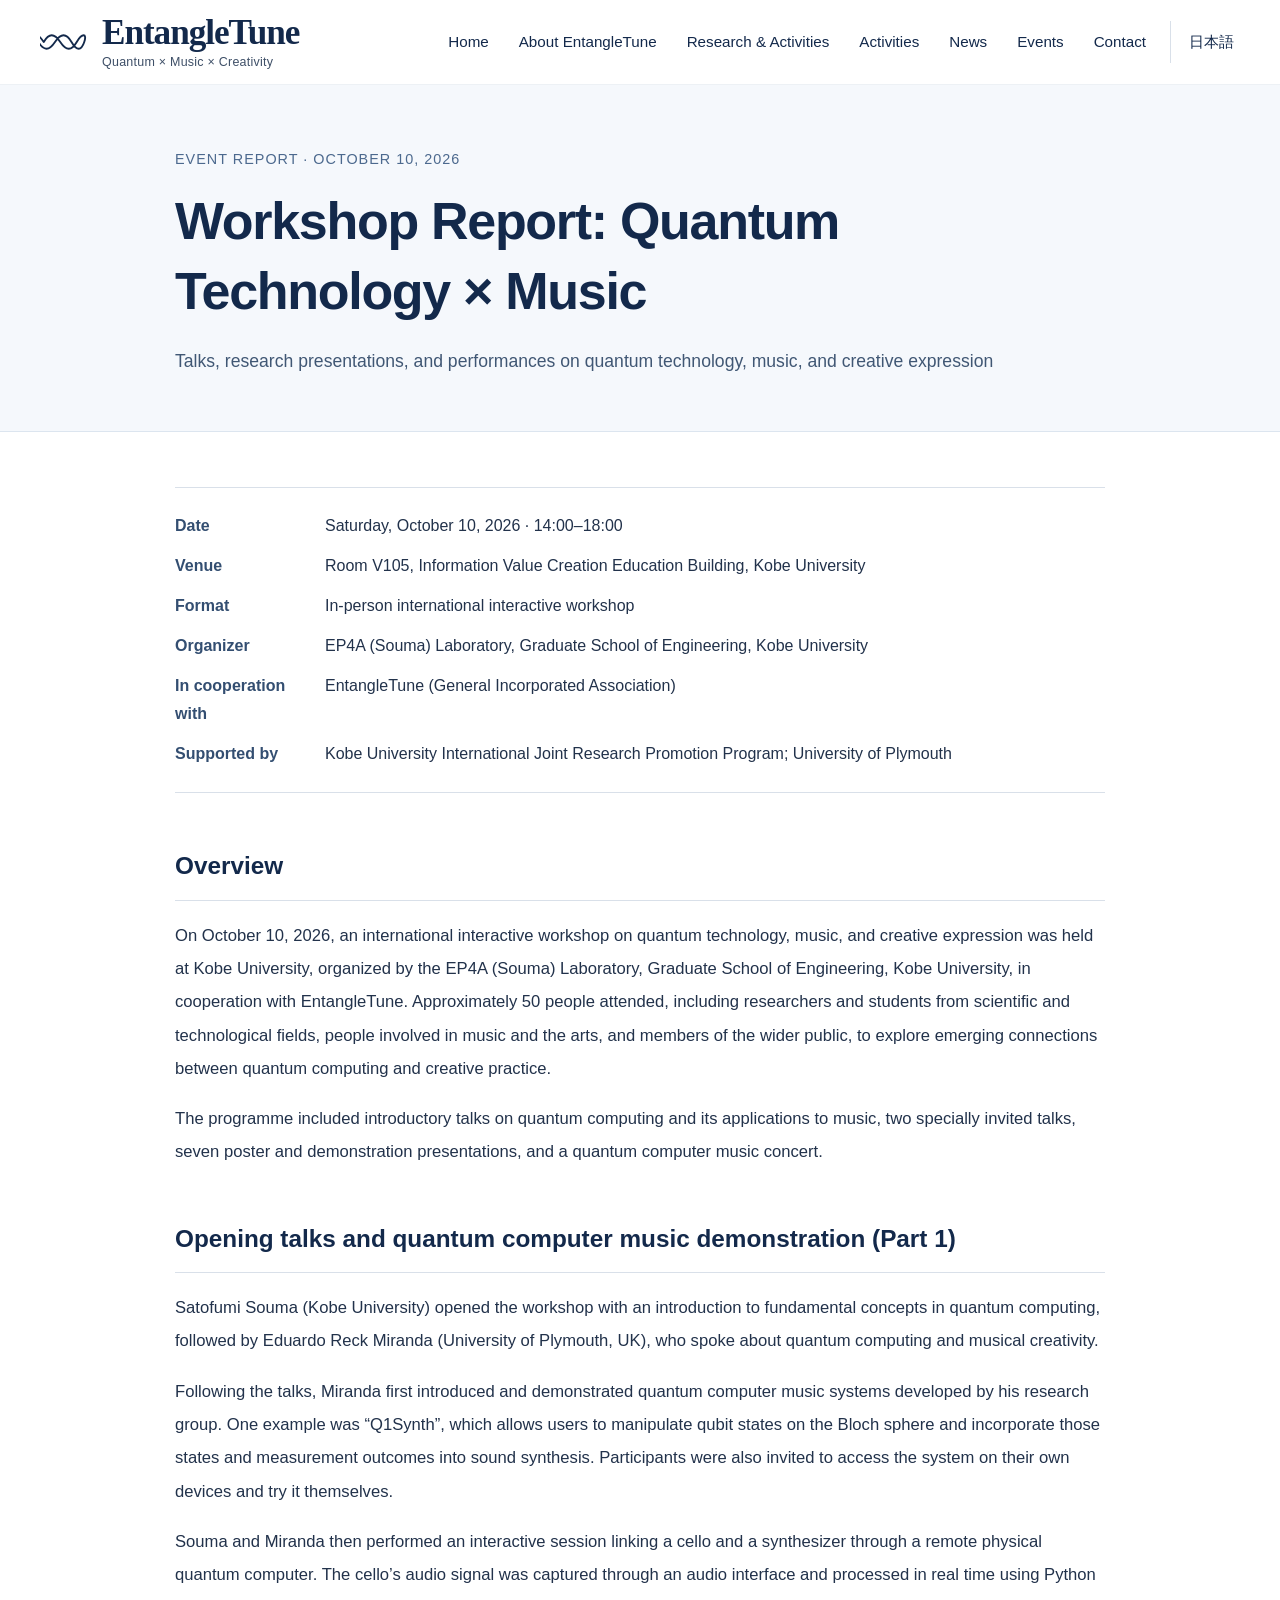
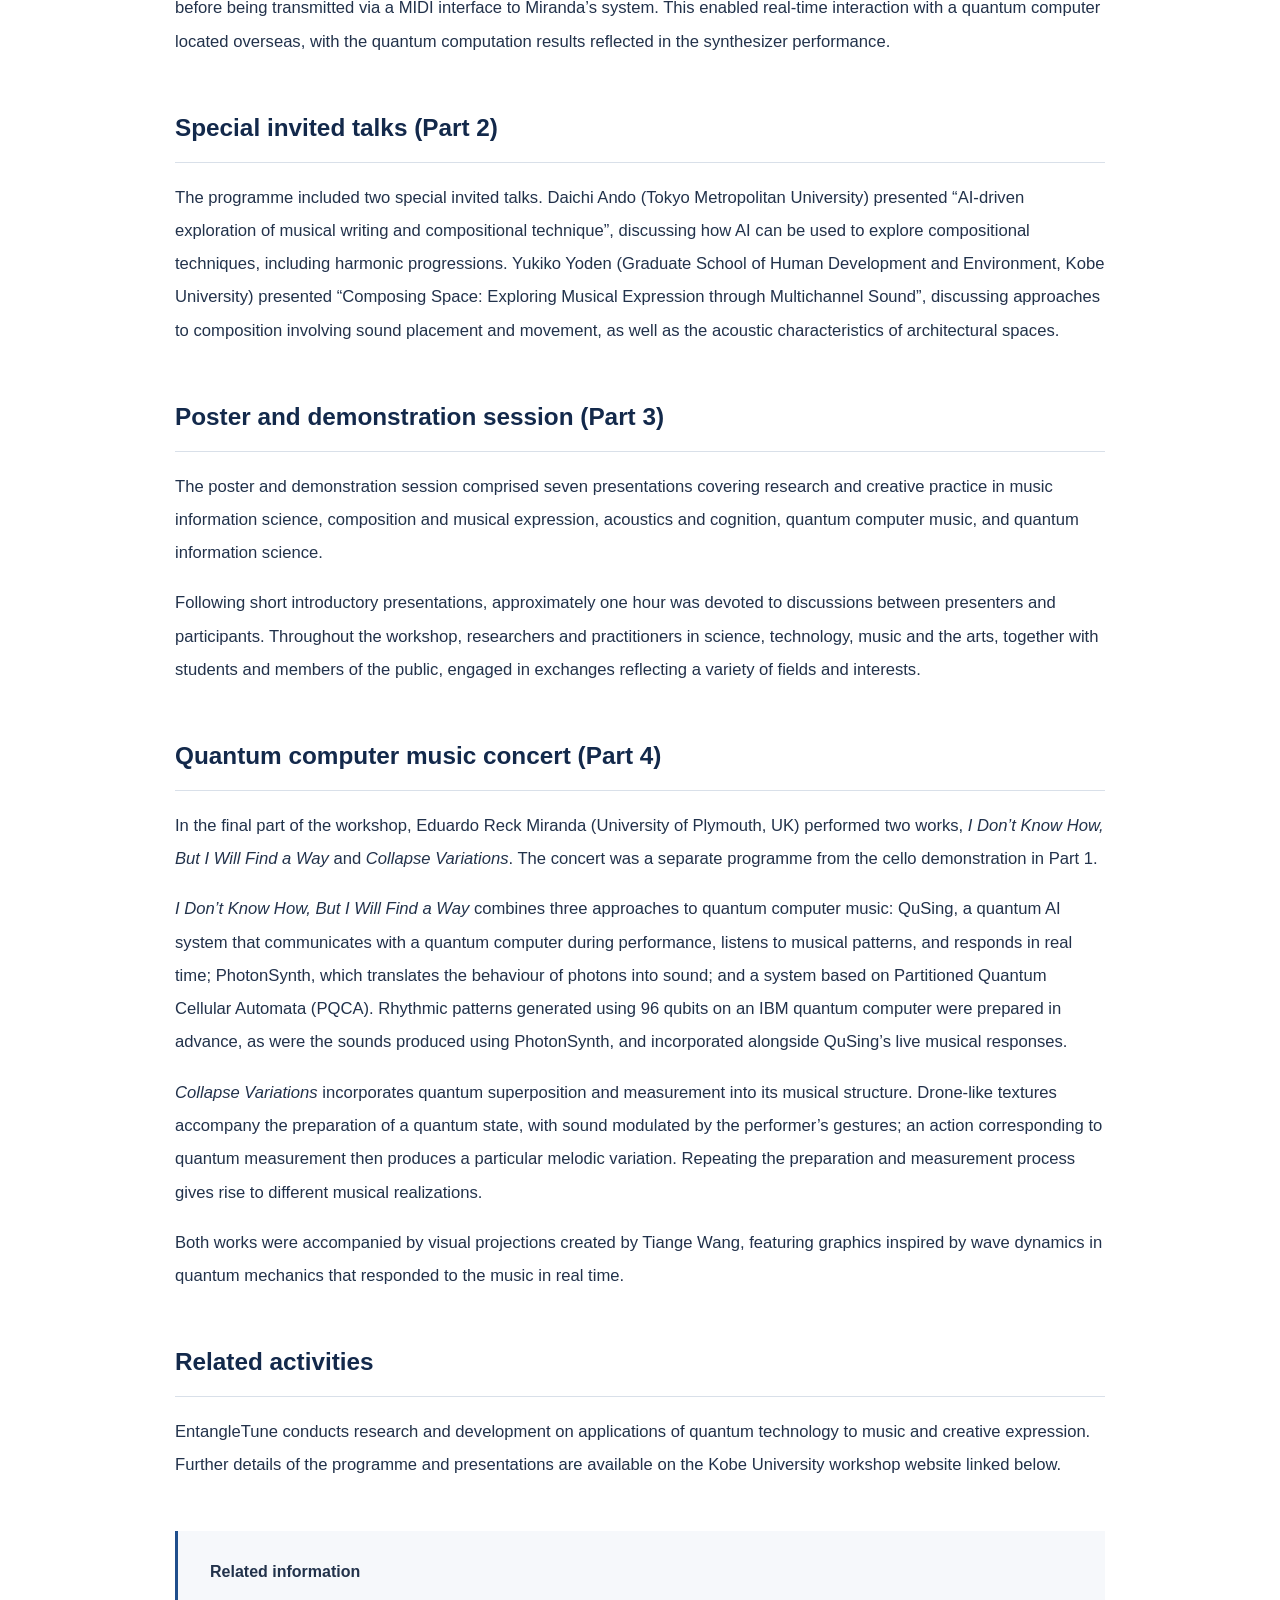
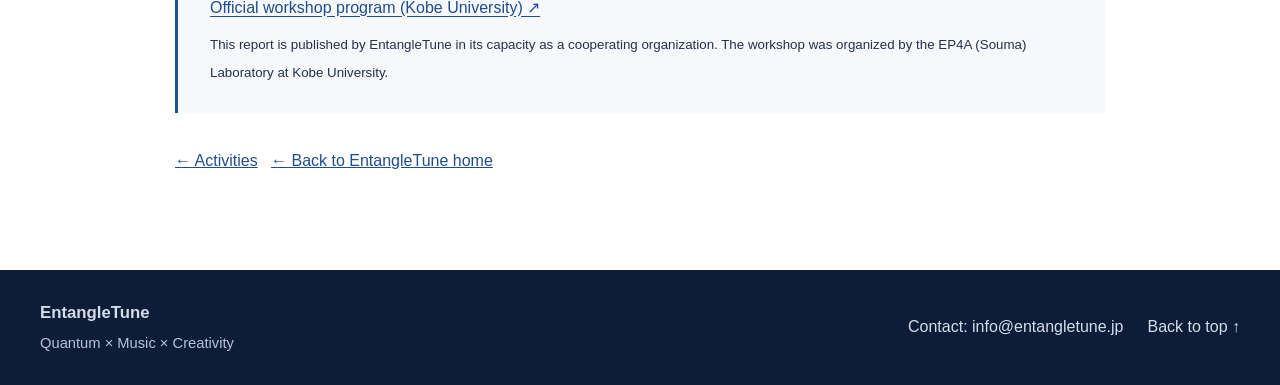
<file: en/news/workshop-2026/index.html>
<!doctype html><html lang="en"><head><meta charset="utf-8"><meta name="viewport" content="width=device-width,initial-scale=1"><meta name="description" content="Report from the October 10, 2026 Quantum Technology × Music workshop at Kobe University, including an interactive performance using a real quantum computer."><title>Quantum Technology × Music — Workshop Report | EntangleTune</title><link rel="stylesheet" href="../../../styles.css"><link rel="alternate" hreflang="ja" href="https://www.entangletune.jp/news/workshop-2026/"><link rel="alternate" hreflang="en" href="https://www.entangletune.jp/en/news/workshop-2026/">
  <style>
    .report-hero{background:#f5f8fc;border-bottom:1px solid #dce5ef;padding:62px 0 54px}
    .report-wrap{max-width:930px;margin:0 auto}
    .report-kicker{color:#4c698e;font-size:.9rem;letter-spacing:.07em;margin:0 0 14px}
    .report-title{font-size:clamp(2rem,4.5vw,3.25rem);line-height:1.35;letter-spacing:-.025em;color:#13294b;font-family:inherit;font-weight:650;margin:0 0 18px}
    .report-sub{font-size:1.1rem;line-height:1.85;color:#405774;margin:0}
    .report-body{padding:55px 0 95px}
    .report-meta{display:grid;grid-template-columns:130px 1fr;gap:12px 20px;border-top:1px solid #d9e0e9;border-bottom:1px solid #d9e0e9;padding:24px 0;margin:0 0 52px}
    .report-meta dt{font-weight:700;color:#334e71}.report-meta dd{margin:0}
    .report-section{margin:0 0 49px}
    .report-section h2{color:#13294b;font-size:1.52rem;margin:0 0 18px;padding-bottom:12px;border-bottom:1px solid #d9e0e9}
    .report-section p{line-height:2.0;margin:0 0 17px;font-size:1.04rem}
    .report-actions{background:#f6f8fb;padding:27px 32px;border-left:3px solid #1f4e8c;margin-top:48px}
    .report-actions p{margin:0 0 8px}.report-actions p:last-child{margin-bottom:0}
    .report-actions a{color:#1f4e8c;text-decoration:underline;text-underline-offset:3px}
    .report-back{display:inline-block;margin-top:34px;color:#1f4e8c}
    @media(max-width:700px){.report-hero{padding:42px 0}.report-body{padding:36px 0 70px}.report-meta{grid-template-columns:1fr;gap:4px}.report-meta dd{margin-bottom:10px}.report-actions{padding:20px}}
  </style>
</head><body>  <header class="site-header">
    <div class="container header-inner">
      <a class="brand" href="../../" aria-label="EntangleTune home">
        <span class="brand-mark" aria-hidden="true">
          <svg viewBox="0 0 64 40" role="img" aria-hidden="true">
            <path d="M5 20c7-12 14-12 22 0s15 12 22 0 14-12 10 0-10 12-17 0-14-12-22 0-15 12-22 0-1-12 7 0z" fill="none" stroke="currentColor" stroke-width="2.5" stroke-linecap="round" stroke-linejoin="round"/>
          </svg>
        </span>
        <span class="brand-text">
          <strong>EntangleTune</strong>
          <small>Quantum × Music × Creativity</small>
        </span>
      </a>
      <nav class="main-nav" aria-label="Main navigation">
        <a href="../../">Home</a>
        <a href="../../#about">About EntangleTune</a>
        <a href="../../#activities">Research & Activities</a>
        <a href="../../activities/">Activities</a>
        <a href="../../#news">News</a>
        <a href="../../#events">Events</a>
        <a href="../../#contact">Contact</a>
        <a href="../../../news/workshop-2026/" class="lang-link">日本語</a>
      </nav>
    </div>
    <div class="nav-divider"></div>
  </header>
  <div class="report-hero"><div class="container"><div class="report-wrap">
    <p class="report-kicker">EVENT REPORT · OCTOBER 10, 2026</p>
    <h1 class="report-title">Workshop Report: Quantum Technology × Music</h1>
    <p class="report-sub">Talks, research presentations, and performances on quantum technology, music, and creative expression</p>
  </div></div></div>
  <main class="report-body"><div class="container"><div class="report-wrap">
    <dl class="report-meta">
      <dt>Date</dt><dd>Saturday, October 10, 2026 · 14:00–18:00</dd>
      <dt>Venue</dt><dd>Room V105, Information Value Creation Education Building, Kobe University</dd>
      <dt>Format</dt><dd>In-person international interactive workshop</dd>
      <dt>Organizer</dt><dd>EP4A (Souma) Laboratory, Graduate School of Engineering, Kobe University</dd>
      <dt>In cooperation with</dt><dd>EntangleTune (General Incorporated Association)</dd>
      <dt>Supported by</dt><dd>Kobe University International Joint Research Promotion Program; University of Plymouth</dd>
    </dl>
    <section class="report-section">
      <h2>Overview</h2>
      <p>On October 10, 2026, an international interactive workshop on quantum technology, music, and creative expression was held at Kobe University, organized by the EP4A (Souma) Laboratory, Graduate School of Engineering, Kobe University, in cooperation with EntangleTune. Approximately 50 people attended, including researchers and students from scientific and technological fields, people involved in music and the arts, and members of the wider public, to explore emerging connections between quantum computing and creative practice.</p>
      <p>The programme included introductory talks on quantum computing and its applications to music, two specially invited talks, seven poster and demonstration presentations, and a quantum computer music concert.</p>
    </section>
<section class="report-section">
<h2>Opening talks and quantum computer music demonstration (Part 1)</h2>
<p>Satofumi Souma (Kobe University) opened the workshop with an introduction to fundamental concepts in quantum computing, followed by Eduardo Reck Miranda (University of Plymouth, UK), who spoke about quantum computing and musical creativity.</p>
<p>Following the talks, Miranda first introduced and demonstrated quantum computer music systems developed by his research group. One example was “Q1Synth”, which allows users to manipulate qubit states on the Bloch sphere and incorporate those states and measurement outcomes into sound synthesis. Participants were also invited to access the system on their own devices and try it themselves.</p>
<p>Souma and Miranda then performed an interactive session linking a cello and a synthesizer through a remote physical quantum computer. The cello’s audio signal was captured through an audio interface and processed in real time using Python before being transmitted via a MIDI interface to Miranda’s system. This enabled real-time interaction with a quantum computer located overseas, with the quantum computation results reflected in the synthesizer performance.</p>
</section>
<section class="report-section">
<h2>Special invited talks (Part 2)</h2>
<p>The programme included two special invited talks. Daichi Ando (Tokyo Metropolitan University) presented “AI-driven exploration of musical writing and compositional technique”, discussing how AI can be used to explore compositional techniques, including harmonic progressions. Yukiko Yoden (Graduate School of Human Development and Environment, Kobe University) presented “Composing Space: Exploring Musical Expression through Multichannel Sound”, discussing approaches to composition involving sound placement and movement, as well as the acoustic characteristics of architectural spaces.</p>
</section>
<section class="report-section">
<h2>Poster and demonstration session (Part 3)</h2>
<p>The poster and demonstration session comprised seven presentations covering research and creative practice in music information science, composition and musical expression, acoustics and cognition, quantum computer music, and quantum information science.</p>
<p>Following short introductory presentations, approximately one hour was devoted to discussions between presenters and participants. Throughout the workshop, researchers and practitioners in science, technology, music and the arts, together with students and members of the public, engaged in exchanges reflecting a variety of fields and interests.</p>
</section>
<section class="report-section">
<h2>Quantum computer music concert (Part 4)</h2>
<p>In the final part of the workshop, Eduardo Reck Miranda (University of Plymouth, UK) performed two works, <em>I Don’t Know How, But I Will Find a Way</em> and <em>Collapse Variations</em>. The concert was a separate programme from the cello demonstration in Part 1.</p>
<p><em>I Don’t Know How, But I Will Find a Way</em> combines three approaches to quantum computer music: QuSing, a quantum AI system that communicates with a quantum computer during performance, listens to musical patterns, and responds in real time; PhotonSynth, which translates the behaviour of photons into sound; and a system based on Partitioned Quantum Cellular Automata (PQCA). Rhythmic patterns generated using 96 qubits on an IBM quantum computer were prepared in advance, as were the sounds produced using PhotonSynth, and incorporated alongside QuSing’s live musical responses.</p>
<p><em>Collapse Variations</em> incorporates quantum superposition and measurement into its musical structure. Drone-like textures accompany the preparation of a quantum state, with sound modulated by the performer’s gestures; an action corresponding to quantum measurement then produces a particular melodic variation. Repeating the preparation and measurement process gives rise to different musical realizations.</p>
<p>Both works were accompanied by visual projections created by Tiange Wang, featuring graphics inspired by wave dynamics in quantum mechanics that responded to the music in real time.</p>
</section>
    <section class="report-section">
      <h2>Related activities</h2>
      <p>EntangleTune conducts research and development on applications of quantum technology to music and creative expression. Further details of the programme and presentations are available on the Kobe University workshop website linked below.</p>
    </section>
    <aside class="report-actions"><p><strong>Related information</strong></p>
      <p><a href="https://www.research.kobe-u.ac.jp/eng-nanoelectronics/quantum_workshop_2026.html" target="_blank" rel="noopener noreferrer">Official workshop program (Kobe University) ↗</a></p>
      <p><small>This report is published by EntangleTune in its capacity as a cooperating organization. The workshop was organized by the EP4A (Souma) Laboratory at Kobe University.</small></p>
    </aside>
    <a class="report-back" href="../../activities/">← Activities</a> &nbsp; <a class="report-back" href="../../">← Back to EntangleTune home</a>
  </div></div></main>
  <footer class="site-footer" id="contact">
    <div class="container footer-inner">
      <div>
        <strong>EntangleTune</strong>
        <p>Quantum × Music × Creativity</p>
      </div>
      <div class="footer-links">
        <a href="mailto:info@entangletune.jp">Contact: info@entangletune.jp</a>
        <a href="../../">Back to top ↑</a>
      </div>
    </div>
  </footer></body></html>
</file>
<file: styles.css>
:root{
  --navy:#13294b;
  --navy-deep:#0d1d37;
  --ink:#22324b;
  --muted:#5b6d84;
  --line:#d9e0e9;
  --bg:#ffffff;
  --soft:#f6f8fb;
  --accent:#1f4e8c;
}
*{box-sizing:border-box}
html{scroll-behavior:smooth}
body{
  margin:0;
  font-family: "Helvetica Neue", Arial, "Hiragino Sans", "Hiragino Kaku Gothic ProN", "Yu Gothic", "Noto Sans JP", sans-serif;
  color:var(--ink);
  background:var(--bg);
  line-height:1.75;
}
a{color:inherit}
img{max-width:100%;display:block}
.container{max-width:1280px;margin:0 auto;padding:0 40px}

.site-header{background:#fff;position:sticky;top:0;z-index:20}
.header-inner{
  min-height:84px;
  display:flex;
  align-items:center;
  justify-content:space-between;
  gap:24px;
}
.brand{display:flex;align-items:center;gap:14px;text-decoration:none;color:var(--navy)}
.brand-mark{width:48px;height:30px;display:inline-flex;align-items:center}
.brand-mark svg{width:100%;height:100%}
.brand-text{display:flex;flex-direction:column;line-height:1.05}
.brand-text strong{font-family: Georgia, "Times New Roman", serif;font-size:2.2rem;font-weight:600;letter-spacing:-0.03em}
.brand-text small{font-size:0.78rem;color:#3e4f67;letter-spacing:0.02em;margin-top:4px}
.main-nav{display:flex;align-items:center;gap:18px;flex-wrap:wrap;justify-content:flex-end}
.main-nav a{text-decoration:none;color:var(--navy);font-size:0.95rem;padding:8px 6px}
.main-nav a:hover{color:var(--accent)}
.main-nav .lang-link{padding-left:18px;border-left:1px solid var(--line)}
.nav-divider{border-top:1px solid #edf1f5}

.hero{
  background-color:#f5f8fc;
  background-image:
    linear-gradient(to bottom, rgba(245,248,252,0) 58%, #f5f8fc 100%),
    url("assets/hero-background.jpg");
  background-repeat:no-repeat;
  background-size:100% 100%, 100% auto;
  background-position:center center, center top;
  min-height:560px;
}
.hero-grid{
  display:grid;
  grid-template-columns: minmax(320px, 0.95fr) minmax(420px, 1.05fr);
  align-items:stretch;
  gap:0;
  min-height:560px;
}
.hero-copy{
  padding:70px 48px 65px 0;
  display:flex;
  flex-direction:column;
  justify-content:center;
}
.eyebrow{font-size:1rem;color:var(--navy);margin:0 0 14px}
.eyebrow.dark{font-size:0.86rem;letter-spacing:0.08em;text-transform:uppercase;color:#406188}
h1{
  margin:0 0 16px;
  font-family: Georgia, "Times New Roman", serif;
  font-size:clamp(3.9rem,7vw,5.9rem);
  line-height:0.98;
  letter-spacing:-0.05em;
  color:var(--navy);
  font-weight:500;
}
.tagline{
  margin:0 0 24px;
  font-size:clamp(1.6rem,2.2vw,2.1rem);
  line-height:1.45;
  color:var(--navy);
}
.lead{
  max-width:610px;
  margin:0 0 34px;
  font-size:1rem;
  line-height:1.7;
  color:#31445f;
}
.primary-button,
.secondary-button{
  display:inline-flex;
  align-items:center;
  justify-content:center;
  min-height:50px;
  padding:0 28px;
  border-radius:4px;
  text-decoration:none;
  font-size:1rem;
}
.primary-button{background:var(--navy);color:#fff}
.primary-button:hover{background:var(--navy-deep)}
.secondary-button{background:#eff3f8;color:var(--navy);border:1px solid var(--line)}
.secondary-button:hover{background:#e8eef6}
.hero-visual{
  min-height:520px;
  display:flex;
  align-items:stretch;
  justify-content:stretch;
  overflow:hidden;
}
.hero-visual img{
  width:100%;
  height:100%;
  object-fit:cover;
  border-left:1px solid rgba(19,41,75,0.05);
}

.pillars{border-top:1px solid var(--line);border-bottom:1px solid var(--line);background:#fff}
.pillars-grid{
  display:grid;
  grid-template-columns:repeat(4,minmax(0,1fr));
}
.pillar{
  padding:28px 30px 26px;
  border-right:1px solid var(--line);
}
.pillar:last-child{border-right:none}
.pillar .icon{font-size:2rem;line-height:1;color:var(--navy);margin-bottom:14px;font-family:Georgia, serif}
.pillar h2{margin:0 0 10px;color:var(--navy);font-size:1.15rem}
.pillar p{margin:0;color:var(--muted);font-size:0.96rem;line-height:1.65}

.content-section{padding:68px 0}
.muted-section{background:var(--soft)}
.two-column{
  display:grid;
  grid-template-columns:1fr 0.9fr 0.82fr;
  gap:38px;
  align-items:start;
}
.section-heading{display:flex;align-items:flex-end;justify-content:space-between;gap:20px;margin-bottom:22px}
.section-heading h2{
  margin:0;
  color:var(--navy);
  font-family: Georgia, "Times New Roman", serif;
  font-size:2.2rem;
  font-weight:500;
}
.section-heading a{text-decoration:none;color:#406188;font-size:0.95rem}
.section-heading a:hover{color:var(--accent)}
.news-list{list-style:none;padding:0;margin:0;border-top:1px solid var(--line)}
.news-list li{
  display:grid;
  grid-template-columns:92px 82px 1fr;
  gap:14px;
  align-items:start;
  padding:18px 0;
  border-bottom:1px solid var(--line);
}
.date{color:#8090a6;font-size:0.95rem}
.label{
  display:inline-flex;
  align-items:center;
  justify-content:center;
  min-height:28px;
  padding:0 10px;
  border:1px solid #d6dfeb;
  border-radius:4px;
  font-size:0.84rem;
  color:var(--navy);
  white-space:nowrap;
}
.news-text{font-size:1rem;color:#2a3a54;line-height:1.7}
.about-block p{margin:0 0 24px;color:#2f4360;font-size:1rem;line-height:1.9}

.project-card{
  position:relative;
  display:block;
  min-height:100%;
  overflow:hidden;
  text-decoration:none;
  border-radius:2px;
  box-shadow:0 2px 10px rgba(10,24,46,.06);
}
.project-card img{width:100%;height:100%;object-fit:cover}
.project-overlay{
  position:absolute;inset:0;
  display:flex;flex-direction:column;justify-content:flex-end;
  padding:30px 26px;
  color:#fff;
  background:linear-gradient(180deg,rgba(12,25,46,.10) 0%,rgba(12,25,46,.72) 58%,rgba(12,25,46,.88) 100%);
}
.project-kicker{font-size:0.95rem;margin-bottom:8px;opacity:.95}
.project-overlay h3{margin:0 0 12px;font-family:Georgia,serif;font-size:2.2rem;font-weight:500;line-height:1.05}
.project-overlay p{margin:0;line-height:1.65;font-size:1rem;max-width:27ch}
.project-arrow{position:absolute;right:24px;bottom:22px;font-size:1.7rem}

.activity-grid{display:grid;grid-template-columns:repeat(2,minmax(0,1fr));gap:26px}
.activity-card{
  display:block;
  background:#fff;
  border:1px solid var(--line);
  padding:28px 28px 30px;
  text-decoration:none;
  min-height:200px;
}
.activity-card:hover{box-shadow:0 8px 22px rgba(10,24,46,.06);transform:translateY(-2px)}
.activity-number{display:inline-block;font-size:0.9rem;color:#6682a7;margin-bottom:18px}
.activity-card h3{margin:0 0 12px;color:var(--navy);font-size:1.35rem;font-weight:600}
.activity-card p{margin:0;color:var(--muted)}

.organization-grid{display:grid;grid-template-columns:0.8fr 1.2fr;gap:60px}
.org-type{font-size:1rem;color:var(--muted)}
.details>div{padding:18px 0;border-bottom:1px solid var(--line)}
.details>div:first-child{padding-top:0}
.details span{display:block;font-size:0.83rem;color:#406188;font-weight:700;margin-bottom:6px;letter-spacing:0.02em}
.details p{margin:0;color:#2f4360;line-height:1.8}

.site-footer{background:var(--navy-deep);color:#d5dceb;padding:28px 0}
.footer-inner{display:flex;align-items:center;justify-content:space-between;gap:20px}
.footer-inner strong{display:block;font-size:1.05rem;margin-bottom:4px}
.footer-inner p{margin:0;color:#b7c3d9;font-size:0.92rem}
.footer-links{display:flex;gap:24px;flex-wrap:wrap}
.footer-links a{text-decoration:none;color:#d5dceb}
.footer-links a:hover{color:#fff}

@media (max-width: 1100px){
  .container{padding:0 24px}
  .header-inner{min-height:76px;align-items:flex-start;flex-direction:column;justify-content:center;padding:10px 0}
  .main-nav{justify-content:flex-start}
  .hero{background-position:62% center}
  .hero-grid{grid-template-columns:1fr}
  .hero-copy{padding:54px 0 28px}
  .hero-copy{max-width:650px;background:linear-gradient(90deg,rgba(247,249,252,.92),rgba(247,249,252,.55));padding:35px 15px 35px 0}
  .hero-grid{min-height:450px}
  .pillars-grid{grid-template-columns:repeat(2,1fr)}
  .pillar:nth-child(2){border-right:none}
  .pillar:nth-child(-n+2){border-bottom:1px solid var(--line)}
  .two-column,.organization-grid{grid-template-columns:1fr;gap:30px}
}

@media (max-width: 700px){
  .brand-text strong{font-size:1.8rem}
  .brand-text small{font-size:0.7rem}
  .main-nav a{font-size:0.9rem}
  h1{font-size:3.2rem}
  .tagline{font-size:1.35rem}
  .pillars-grid,.activity-grid{grid-template-columns:1fr}
  .pillar{border-right:none;border-bottom:1px solid var(--line)}
  .pillar:last-child{border-bottom:none}
  .news-list li{grid-template-columns:1fr;gap:8px}
  .project-overlay h3{font-size:1.8rem}
  .footer-inner{flex-direction:column;align-items:flex-start}
}


/* Narrow screens need the text to remain legible and the graphic to fill. */
@media (max-width: 1100px) {
  html[lang="en"] .hero {
    background-size: 100% 100%, auto 100%;
    background-position: center, 62% center;
  }
}

/* Mobile layout: content first, then the full-width, undistorted visual.
   Keep the desktop hero and assets unchanged for both languages. */
@media (max-width: 700px) {
  html, body { width:100%; overflow-x:clip; }
  .container { padding-left:20px; padding-right:20px; }
  .site-header .header-inner { padding-top:15px; padding-bottom:0; gap:16px; align-items:stretch; }
  .brand { gap:9px; min-width:0; }
  .brand-mark { width:36px; flex-shrink:0; }
  .brand-text strong { font-size:clamp(1.55rem,7vw,1.85rem); }
  .brand-text small { font-size:.68rem; }
  .main-nav {
    display:flex; flex-wrap:wrap; justify-content:flex-start;
    column-gap:14px; row-gap:6px; width:100%; min-width:0;
    overflow-x:visible; padding-bottom:12px;
  }
  .main-nav a { flex:0 0 auto; white-space:nowrap; font-size:.82rem; padding:3px 0; }
  .main-nav .lang-link { padding-left:14px; }
  .hero,
  html[lang="en"] .hero {
    display:flex; flex-direction:column;
    min-height:0; background:#f5f8fc;
    background-image:none;
  }
  .hero .hero-grid { display:block; min-height:0; }
  .hero .hero-copy {
    max-width:none; min-width:0; padding:40px 0 32px;
    background:none;
  }
  .hero h1 { font-size:clamp(2.65rem,11vw,3.8rem); overflow-wrap:anywhere; }
  .hero .tagline { font-size:clamp(1.28rem,5vw,1.65rem); line-height:1.6; }
  .hero .lead { font-size:.97rem; line-height:1.85; }
  .hero::after {
    content:"";
    display:block;
    width:100%;
    aspect-ratio:3 / 1;
    background: url("assets/hero-background.jpg") center center / 100% auto no-repeat;
    flex-shrink:0;
  }
}
</file>
